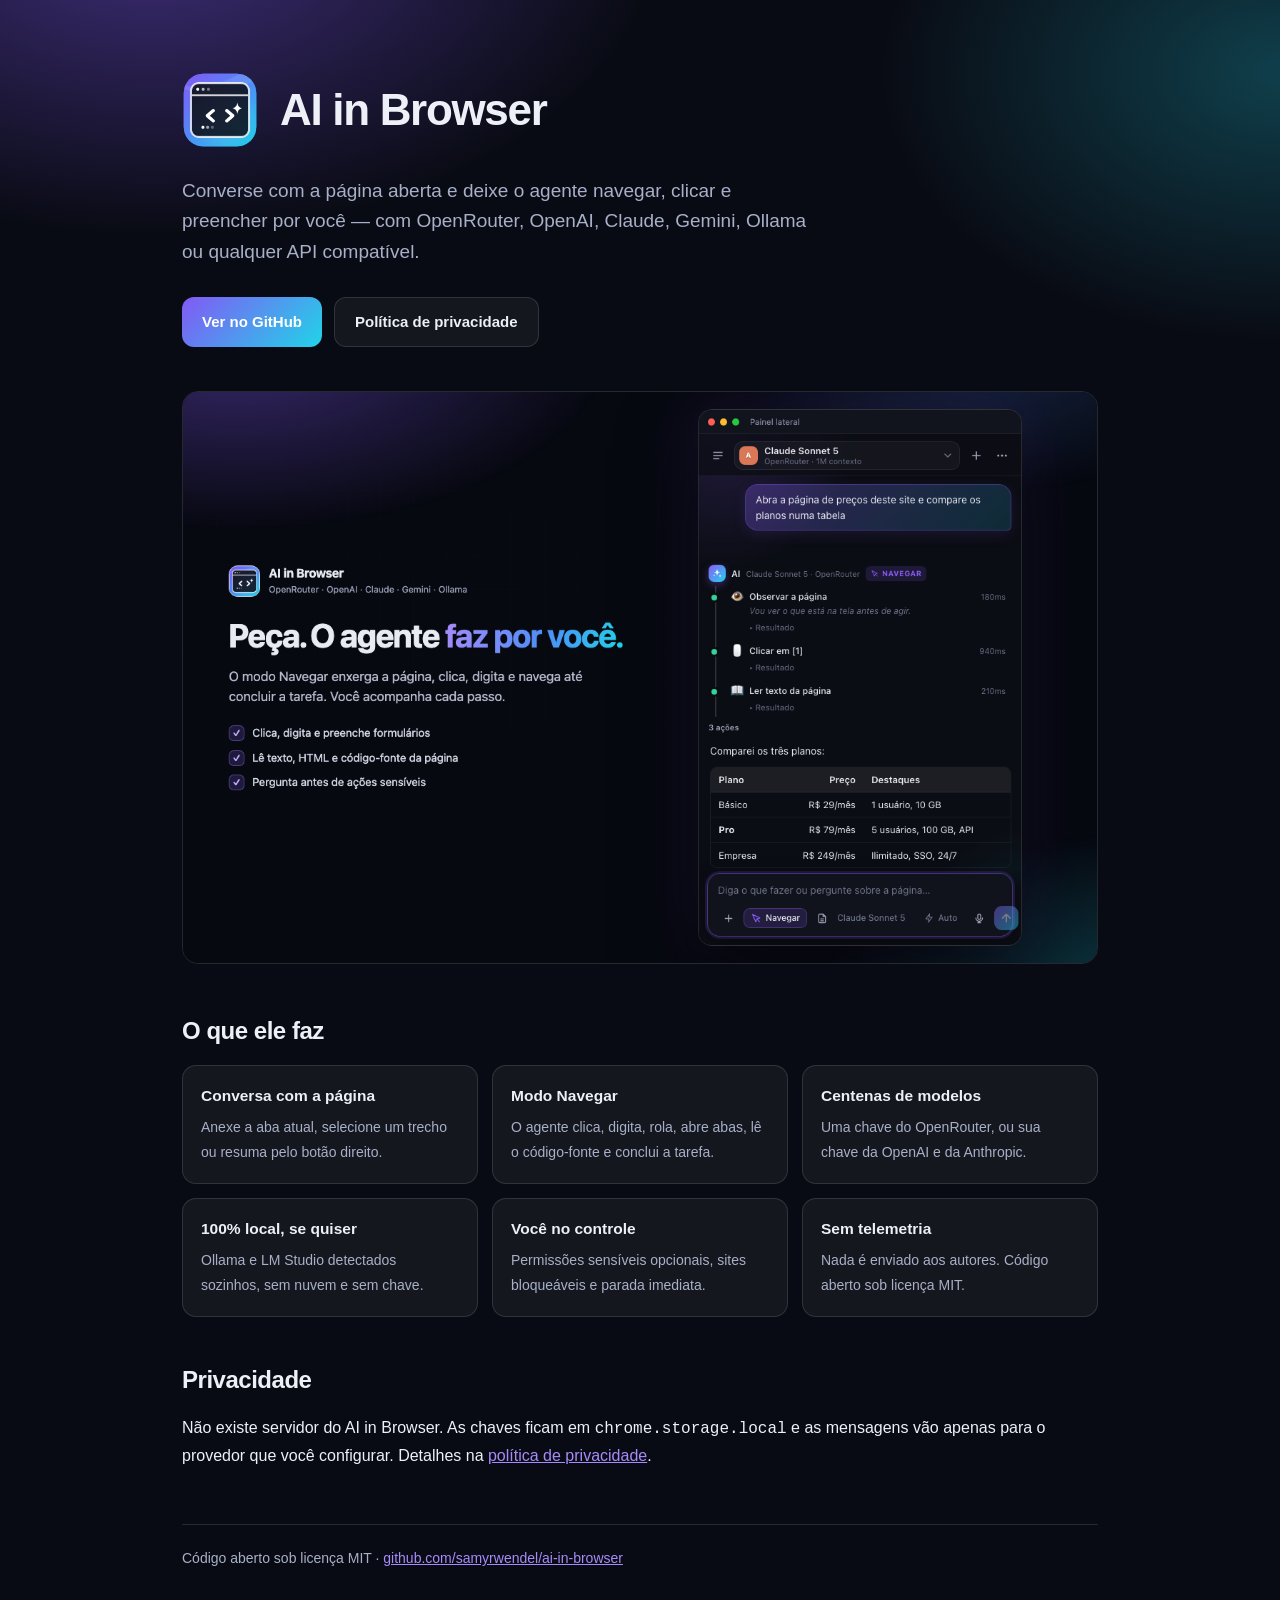
<file: docs/index.html>
<!doctype html>
<html lang="pt-BR">
<head>
<meta charset="utf-8">
<meta name="viewport" content="width=device-width, initial-scale=1">
<title>AI in Browser — IA que enxerga a página e age por você</title>
<meta name="description" content="Extensão de código aberto para navegadores Chromium: converse com a página aberta e deixe o agente navegar, clicar e preencher por você. OpenRouter, OpenAI, Claude, Gemini, Ollama.">
<link rel="icon" href="icon128.png">
<style>
  :root { color-scheme: dark; --bg:#090b14; --fg:#eef0f8; --mut:#a8b0c8; --card:rgba(255,255,255,.05); --bd:rgba(255,255,255,.12); --ac:#8259F5; }
  * { box-sizing: border-box; }
  body { margin:0; background:var(--bg); color:var(--fg); font:16px/1.6 -apple-system,BlinkMacSystemFont,"Segoe UI",Roboto,Helvetica,Arial,sans-serif; position:relative; overflow-x:hidden; }
  body::before { content:""; position:absolute; inset:0 0 auto; height:900px; pointer-events:none;
    background: radial-gradient(58% 50% at 12% -8%, rgba(130,89,245,.45), transparent 68%), radial-gradient(46% 44% at 100% 8%, rgba(33,212,232,.26), transparent 68%); }
  main { position:relative; max-width:960px; margin:0 auto; padding:72px 22px 90px; }
  .hero { display:flex; align-items:center; gap:22px; margin-bottom:28px; }
  .hero img { width:76px; height:76px; border-radius:22px; }
  h1 { font-size:44px; letter-spacing:-.03em; line-height:1.05; margin:0; }
  .tag { color:var(--mut); font-size:19px; margin:14px 0 30px; max-width:640px; }
  .cta { display:flex; gap:12px; flex-wrap:wrap; margin-bottom:44px; }
  .btn { display:inline-flex; align-items:center; gap:8px; padding:12px 20px; border-radius:12px; font-weight:600; font-size:15px; text-decoration:none;
    background:linear-gradient(135deg,#8259F5,#21D4E8); color:#fff; }
  .btn.ghost { background:var(--card); border:1px solid var(--bd); color:var(--fg); }
  .shot { width:100%; border-radius:16px; border:1px solid var(--bd); display:block; margin:0 0 48px; }
  h2 { font-size:24px; letter-spacing:-.02em; margin:44px 0 14px; }
  .grid { display:grid; grid-template-columns:repeat(auto-fit,minmax(250px,1fr)); gap:14px; }
  .card { background:var(--card); border:1px solid var(--bd); border-radius:14px; padding:18px; }
  .card b { display:block; margin-bottom:5px; font-size:15.5px; }
  .card span { color:var(--mut); font-size:14px; }
  ul { color:var(--mut); }
  a { color:#a78bfa; }
  footer { margin-top:56px; padding-top:22px; border-top:1px solid var(--bd); color:var(--mut); font-size:14px; }
</style>
</head>
<body>
<main>
  <div class="hero">
    <img src="icon128.png" alt="">
    <div><h1>AI in Browser</h1></div>
  </div>
  <p class="tag">Converse com a página aberta e deixe o agente navegar, clicar e preencher por você — com OpenRouter, OpenAI, Claude, Gemini, Ollama ou qualquer API compatível.</p>
  <div class="cta">
    <a class="btn" href="https://github.com/samyrwendel/ai-in-browser">Ver no GitHub</a>
    <a class="btn ghost" href="privacy.html">Política de privacidade</a>
  </div>

  <img class="shot" src="hero.png" alt="O modo Navegar executando uma tarefa no painel lateral">

  <h2>O que ele faz</h2>
  <div class="grid">
    <div class="card"><b>Conversa com a página</b><span>Anexe a aba atual, selecione um trecho ou resuma pelo botão direito.</span></div>
    <div class="card"><b>Modo Navegar</b><span>O agente clica, digita, rola, abre abas, lê o código-fonte e conclui a tarefa.</span></div>
    <div class="card"><b>Centenas de modelos</b><span>Uma chave do OpenRouter, ou sua chave da OpenAI e da Anthropic.</span></div>
    <div class="card"><b>100% local, se quiser</b><span>Ollama e LM Studio detectados sozinhos, sem nuvem e sem chave.</span></div>
    <div class="card"><b>Você no controle</b><span>Permissões sensíveis opcionais, sites bloqueáveis e parada imediata.</span></div>
    <div class="card"><b>Sem telemetria</b><span>Nada é enviado aos autores. Código aberto sob licença MIT.</span></div>
  </div>

  <h2>Privacidade</h2>
  <p>Não existe servidor do AI in Browser. As chaves ficam em <code>chrome.storage.local</code> e as mensagens vão apenas para o provedor que você configurar. Detalhes na <a href="privacy.html">política de privacidade</a>.</p>

  <footer>Código aberto sob licença MIT · <a href="https://github.com/samyrwendel/ai-in-browser">github.com/samyrwendel/ai-in-browser</a></footer>
</main>
</body>
</html>
</file>
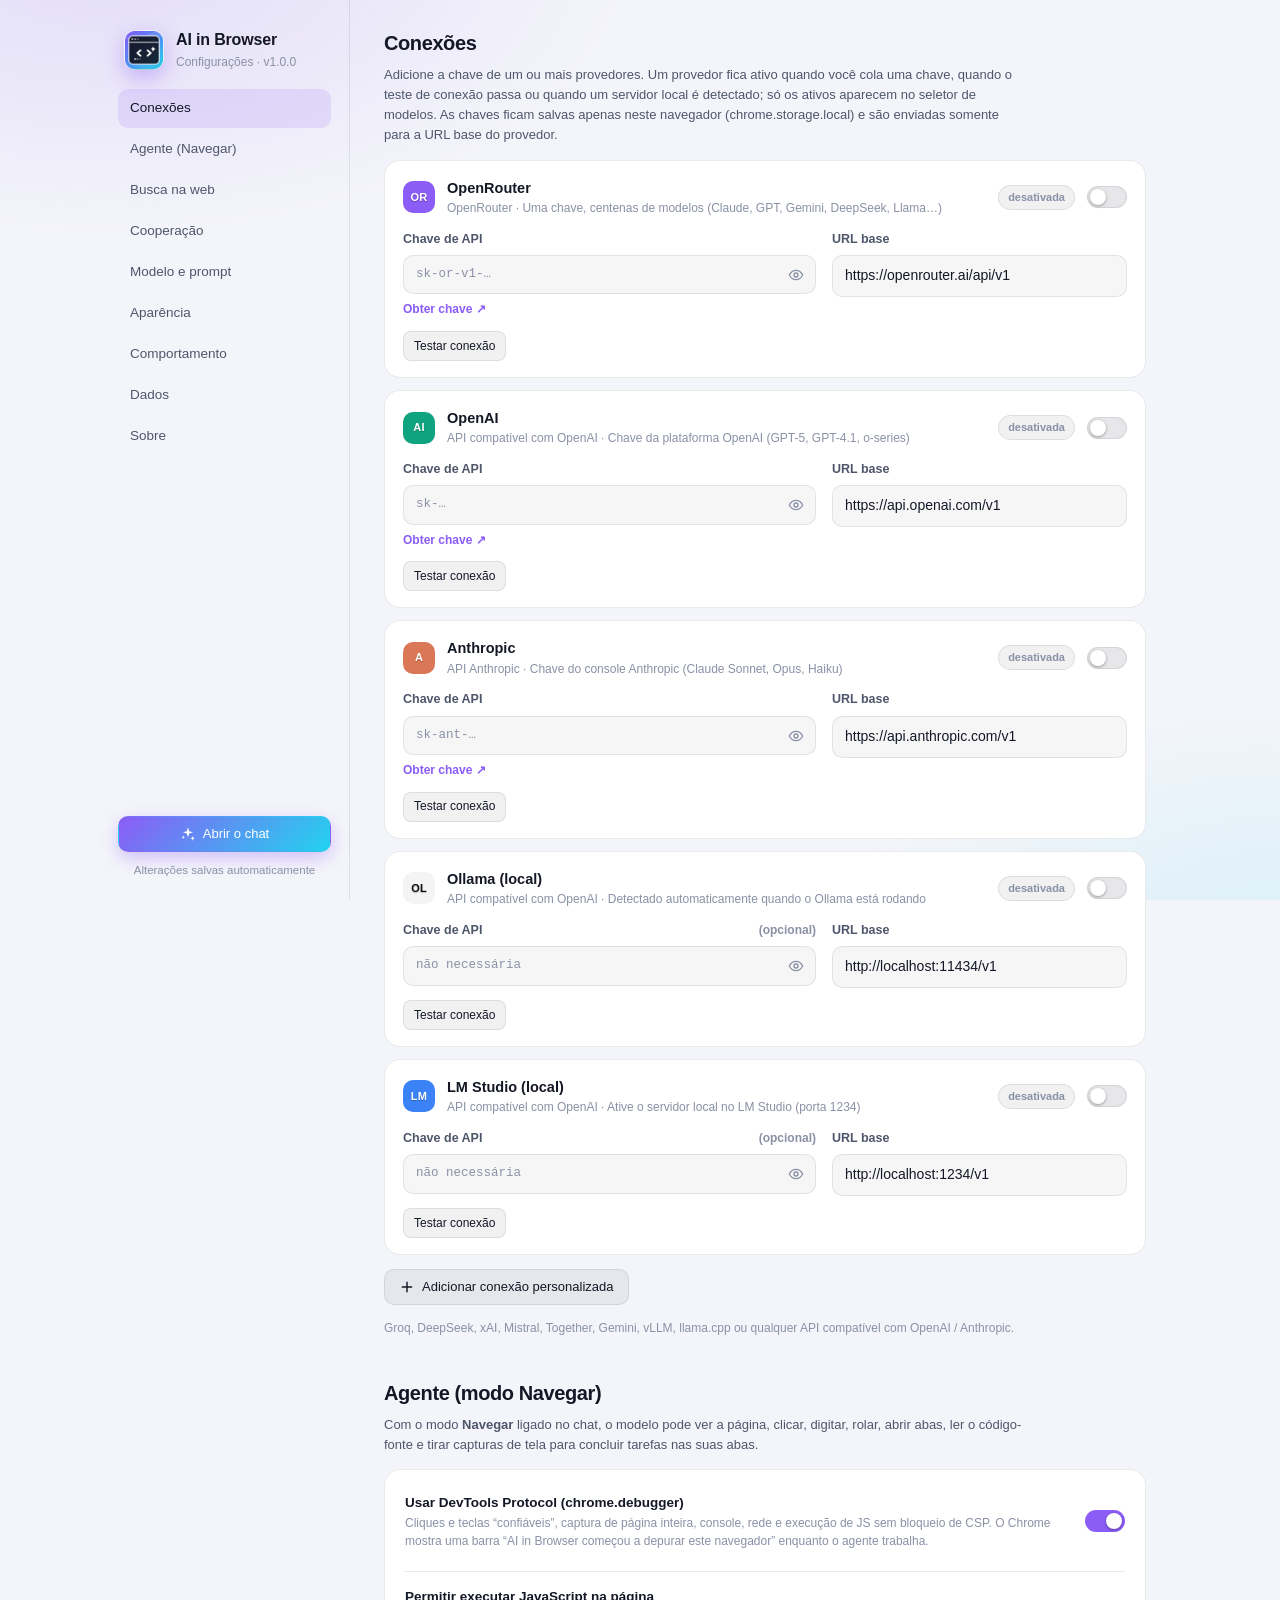
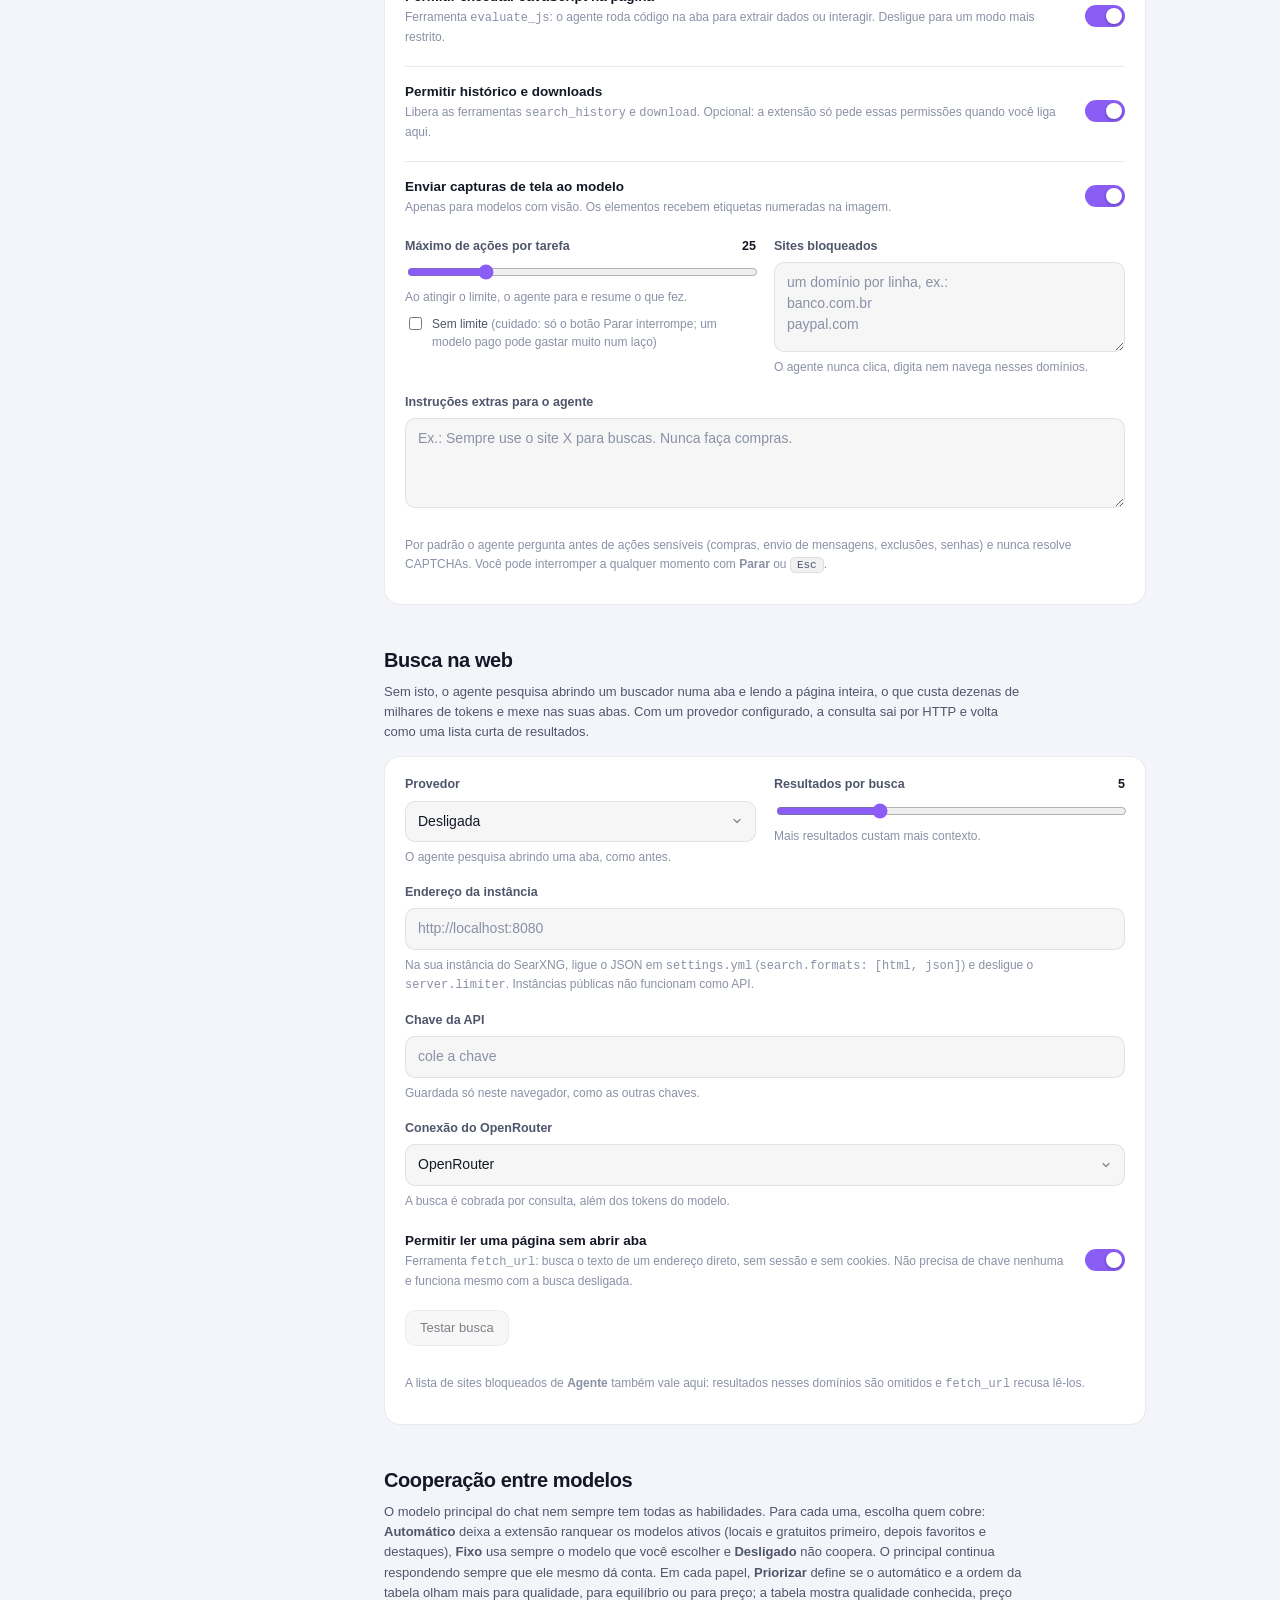
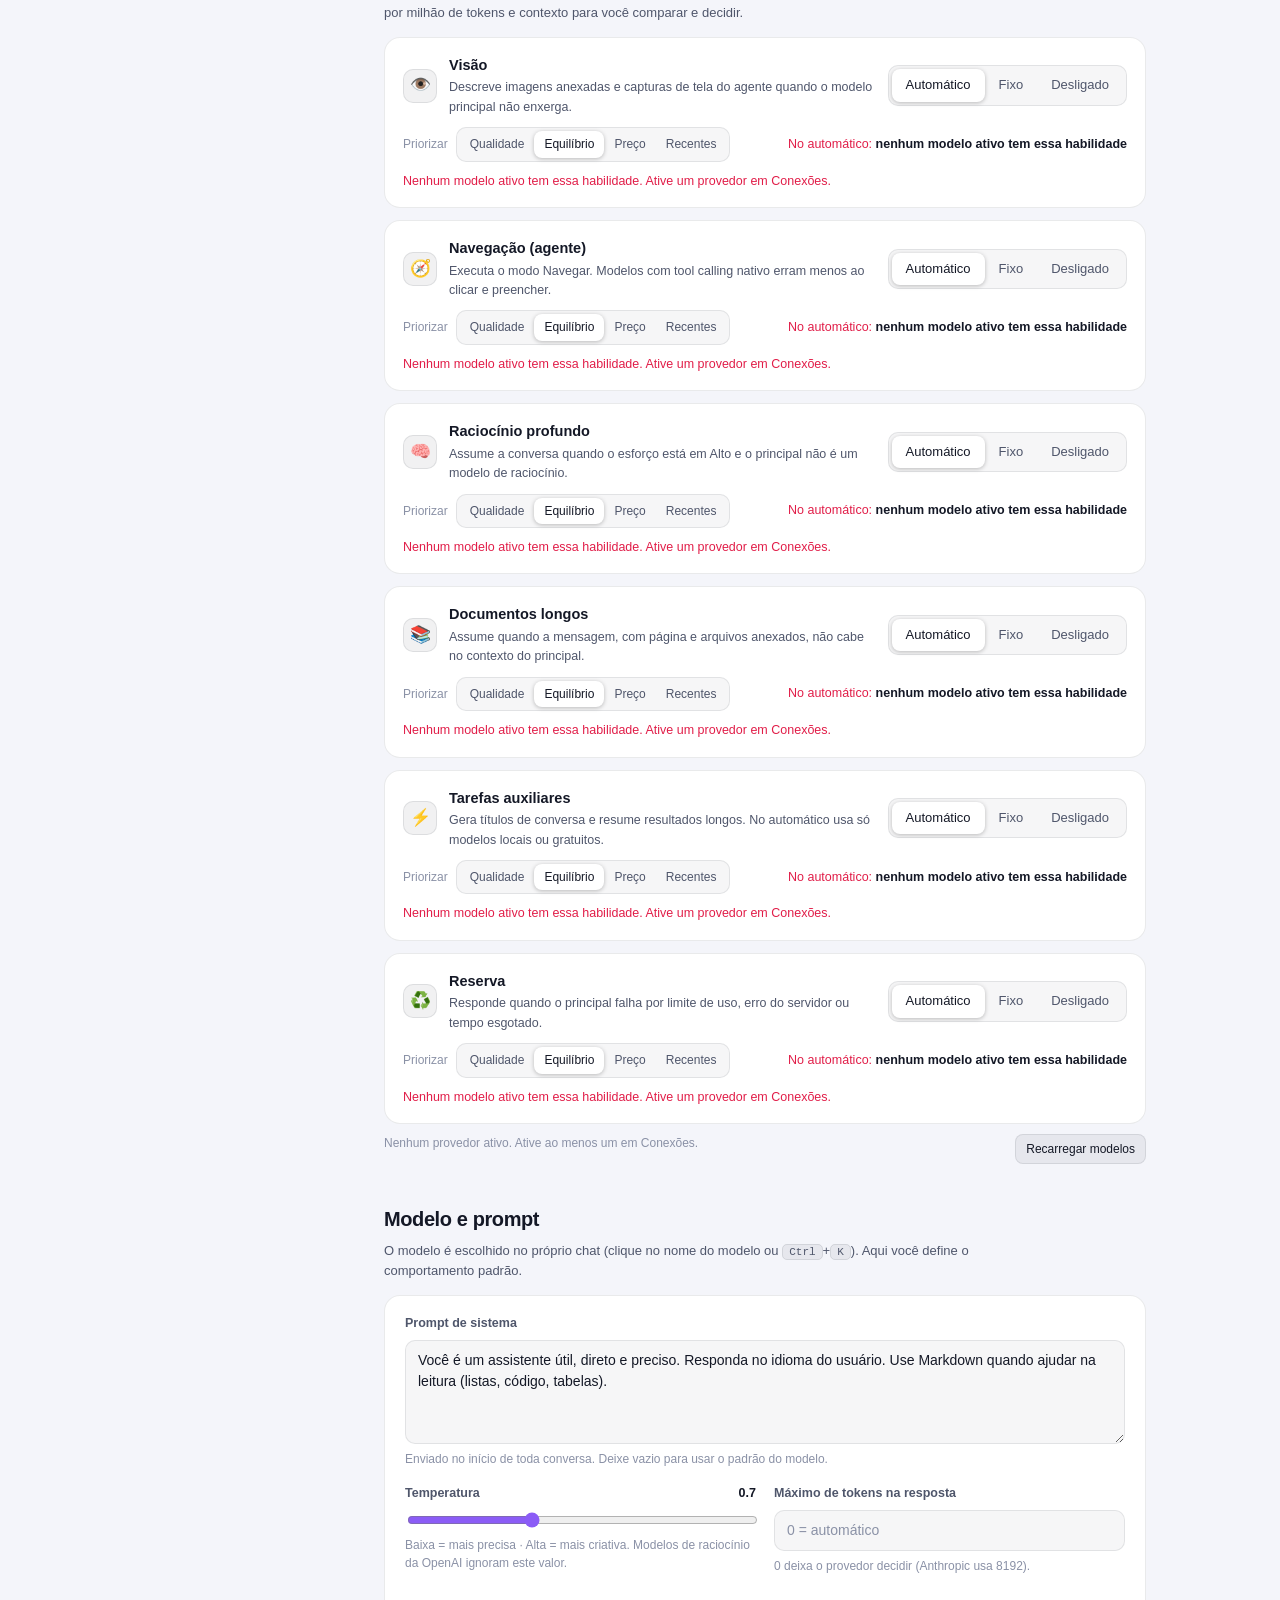
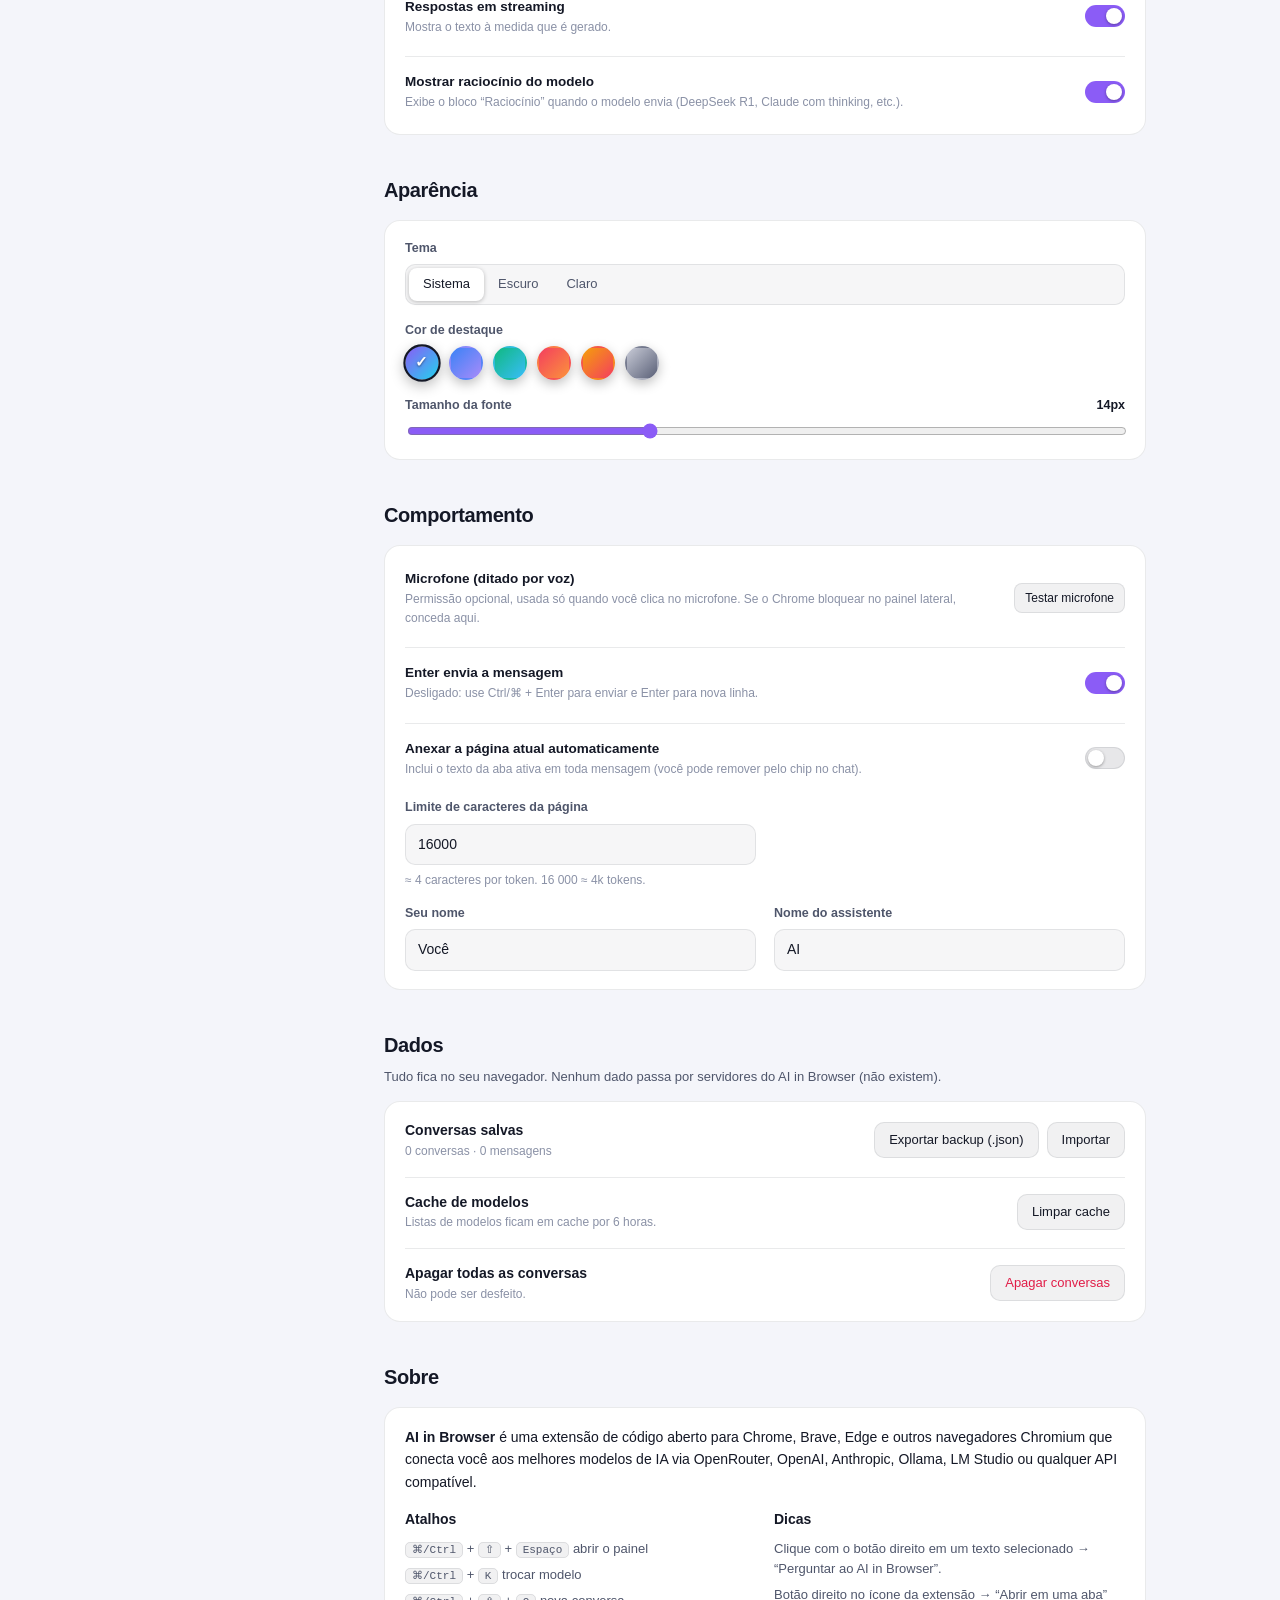
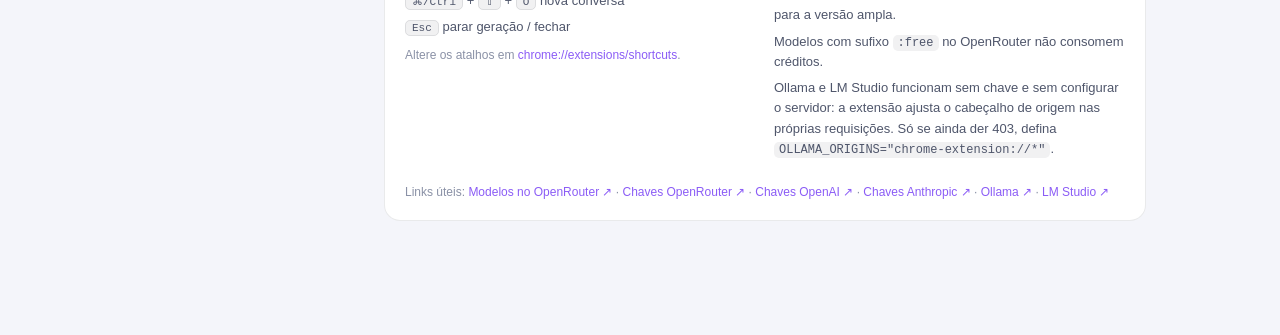
<file: options.html>
<!doctype html>
<html lang="pt-BR" data-accent="violet">
<head>
  <meta charset="utf-8">
  <meta name="viewport" content="width=device-width, initial-scale=1">
  <title>AI in Browser — Configurações</title>
  <link rel="icon" href="icons/icon32.png">
  <link rel="stylesheet" href="common.css">
  <link rel="stylesheet" href="options.css">
</head>
<body>
  <div class="bg-glow"></div>

  <svg width="0" height="0" style="position:absolute" aria-hidden="true">
    <symbol id="i-eye" viewBox="0 0 24 24" fill="none" stroke="currentColor" stroke-width="2" stroke-linecap="round" stroke-linejoin="round"><path d="M2 12s3.5-7 10-7 10 7 10 7-3.5 7-10 7S2 12 2 12z"/><circle cx="12" cy="12" r="3"/></symbol>
    <symbol id="i-eye-off" viewBox="0 0 24 24" fill="none" stroke="currentColor" stroke-width="2" stroke-linecap="round" stroke-linejoin="round"><path d="M3 3l18 18M10.6 10.6a2 2 0 0 0 2.8 2.8M9.9 4.2A10.5 10.5 0 0 1 12 4c6.5 0 10 8 10 8a17 17 0 0 1-3.2 4.3M6.6 6.6C3.8 8.6 2 12 2 12s3.5 8 10 8c1.6 0 3-.3 4.3-.9"/></symbol>
    <symbol id="i-plus" viewBox="0 0 24 24" fill="none" stroke="currentColor" stroke-width="2.2" stroke-linecap="round"><path d="M12 5v14M5 12h14"/></symbol>
    <symbol id="i-trash" viewBox="0 0 24 24" fill="none" stroke="currentColor" stroke-width="2" stroke-linecap="round" stroke-linejoin="round"><path d="M3 6h18M8 6V4h8v2M6 6l1 14h10l1-14"/></symbol>
    <symbol id="i-check" viewBox="0 0 24 24" fill="none" stroke="currentColor" stroke-width="2.6" stroke-linecap="round" stroke-linejoin="round"><path d="m5 12 5 5L20 7"/></symbol>
    <symbol id="i-external" viewBox="0 0 24 24" fill="none" stroke="currentColor" stroke-width="2" stroke-linecap="round" stroke-linejoin="round"><path d="M14 4h6v6M20 4l-9 9"/><path d="M19 14v5a1 1 0 0 1-1 1H5a1 1 0 0 1-1-1V6a1 1 0 0 1 1-1h5"/></symbol>
    <symbol id="i-sparkle" viewBox="0 0 24 24" fill="currentColor"><path d="M12 2l1.8 5.7L19.5 9.5l-5.7 1.8L12 17l-1.8-5.7L4.5 9.5l5.7-1.8zM19 15l.9 2.6 2.6.9-2.6.9L19 22l-.9-2.6-2.6-.9 2.6-.9zM5 14l.7 2 2 .7-2 .7L5 19.5l-.7-2-2-.7 2-.7z"/></symbol>
  </svg>

  <div class="page">
    <aside class="nav">
      <div class="nav-brand">
        <img src="icons/icon48.png" alt="" class="nav-logo">
        <div>
          <div class="nav-title">AI in Browser</div>
          <div class="nav-sub">Configurações · <span id="version">v1.0.0</span></div>
        </div>
      </div>
      <nav>
        <a href="#connections" class="nav-link active">Conexões</a>
        <a href="#agent" class="nav-link">Agente (Navegar)</a>
        <a href="#search" class="nav-link">Busca na web</a>
        <a href="#cooperation" class="nav-link">Cooperação</a>
        <a href="#model" class="nav-link">Modelo e prompt</a>
        <a href="#appearance" class="nav-link">Aparência</a>
        <a href="#behavior" class="nav-link">Comportamento</a>
        <a href="#data" class="nav-link">Dados</a>
        <a href="#about" class="nav-link">Sobre</a>
      </nav>
      <div class="nav-foot">
        <button id="open-chat" class="btn primary block"><svg><use href="#i-sparkle"/></svg> Abrir o chat</button>
        <div id="save-state" class="save-state">Alterações salvas automaticamente</div>
      </div>
    </aside>

    <main class="content">

      <!-- ===== Conexões ===== -->
      <section id="connections" class="section">
        <div class="section-head">
          <h2>Conexões</h2>
          <p class="muted">Adicione a chave de um ou mais provedores. Um provedor fica ativo quando você cola uma chave, quando o teste de conexão passa ou quando um servidor local é detectado; só os ativos aparecem no seletor de modelos. As chaves ficam salvas apenas neste navegador (chrome.storage.local) e são enviadas somente para a URL base do provedor.</p>
        </div>
        <div id="conn-list" class="conn-list"></div>
        <div class="add-row">
          <button id="add-conn" class="btn"><svg><use href="#i-plus"/></svg> Adicionar conexão personalizada</button>
          <span class="tiny">Groq, DeepSeek, xAI, Mistral, Together, Gemini, vLLM, llama.cpp ou qualquer API compatível com OpenAI / Anthropic.</span>
        </div>

        <div id="add-form" class="card add-form hidden">
          <div class="card-head"><b>Nova conexão</b></div>
          <div class="grid2">
            <label class="field">
              <span>Preset</span>
              <select id="add-preset" class="input"></select>
            </label>
            <label class="field">
              <span>Nome</span>
              <input id="add-name" class="input" placeholder="Ex.: Groq">
            </label>
            <label class="field">
              <span>Formato da API</span>
              <select id="add-type" class="input"></select>
            </label>
            <label class="field">
              <span>URL base</span>
              <input id="add-url" class="input" placeholder="https://api.exemplo.com/v1">
            </label>
            <label class="field span2">
              <span>Chave de API (opcional para servidores locais)</span>
              <input id="add-key" class="input" type="password" placeholder="sk-…" autocomplete="off">
            </label>
          </div>
          <div class="row-end">
            <button id="add-cancel" class="btn ghost">Cancelar</button>
            <button id="add-save" class="btn primary">Adicionar</button>
          </div>
        </div>
      </section>

      <!-- ===== Agente ===== -->
      <section id="agent" class="section">
        <div class="section-head">
          <h2>Agente (modo Navegar)</h2>
          <p class="muted">Com o modo <b>Navegar</b> ligado no chat, o modelo pode ver a página, clicar, digitar, rolar, abrir abas, ler o código-fonte e tirar capturas de tela para concluir tarefas nas suas abas.</p>
        </div>
        <div class="card">
          <div class="toggle-row">
            <div><b>Usar DevTools Protocol (chrome.debugger)</b><div class="tiny">Cliques e teclas “confiáveis”, captura de página inteira, console, rede e execução de JS sem bloqueio de CSP. O Chrome mostra uma barra “AI in Browser começou a depurar este navegador” enquanto o agente trabalha.</div></div>
            <label class="switch"><input id="agent-debugger" type="checkbox"><span class="track"></span></label>
          </div>
          <div class="toggle-row">
            <div><b>Permitir executar JavaScript na página</b><div class="tiny">Ferramenta <code>evaluate_js</code>: o agente roda código na aba para extrair dados ou interagir. Desligue para um modo mais restrito.</div></div>
            <label class="switch"><input id="agent-js" type="checkbox"><span class="track"></span></label>
          </div>
          <div class="toggle-row">
            <div><b>Permitir histórico e downloads</b><div class="tiny">Libera as ferramentas <code>search_history</code> e <code>download</code>. Opcional: a extensão só pede essas permissões quando você liga aqui.</div></div>
            <label class="switch"><input id="agent-extra" type="checkbox"><span class="track"></span></label>
          </div>
          <div class="toggle-row">
            <div><b>Enviar capturas de tela ao modelo</b><div class="tiny">Apenas para modelos com visão. Os elementos recebem etiquetas numeradas na imagem.</div></div>
            <label class="switch"><input id="agent-screenshots" type="checkbox"><span class="track"></span></label>
          </div>
          <div class="grid2">
            <label class="field">
              <span>Máximo de ações por tarefa <b id="steps-val">25</b></span>
              <input id="agent-steps" type="range" min="5" max="100" step="5" value="25">
              <em class="tiny">Ao atingir o limite, o agente para e resume o que fez.</em>
              <label class="check-inline"><input id="agent-steps-unlimited" type="checkbox"><span>Sem limite <b class="warn-inline">(cuidado: só o botão Parar interrompe; um modelo pago pode gastar muito num laço)</b></span></label>
            </label>
            <label class="field">
              <span>Sites bloqueados</span>
              <textarea id="agent-blocked" class="textarea" rows="3" placeholder="um domínio por linha, ex.:&#10;banco.com.br&#10;paypal.com"></textarea>
              <em class="tiny">O agente nunca clica, digita nem navega nesses domínios.</em>
            </label>
          </div>
          <label class="field">
            <span>Instruções extras para o agente</span>
            <textarea id="agent-prompt" class="textarea" rows="3" placeholder="Ex.: Sempre use o site X para buscas. Nunca faça compras."></textarea>
          </label>
          <p class="tiny">Por padrão o agente pergunta antes de ações sensíveis (compras, envio de mensagens, exclusões, senhas) e nunca resolve CAPTCHAs. Você pode interromper a qualquer momento com <b>Parar</b> ou <span class="kbd">Esc</span>.</p>
        </div>
      </section>

      <!-- ===== Busca na web ===== -->
      <section id="search" class="section">
        <div class="section-head">
          <h2>Busca na web</h2>
          <p class="muted">Sem isto, o agente pesquisa abrindo um buscador numa aba e lendo a página inteira, o que custa dezenas de milhares de tokens e mexe nas suas abas. Com um provedor configurado, a consulta sai por HTTP e volta como uma lista curta de resultados.</p>
        </div>
        <div class="card">
          <div class="grid2">
            <label class="field">
              <span>Provedor</span>
              <select id="search-provider" class="input"></select>
              <em class="tiny" id="search-hint"></em>
            </label>
            <label class="field">
              <span>Resultados por busca <b id="search-max-val">5</b></span>
              <input id="search-max" type="range" min="1" max="15" step="1" value="5">
              <em class="tiny">Mais resultados custam mais contexto.</em>
            </label>
          </div>
          <label class="field" id="search-baseurl-row" hidden>
            <span>Endereço da instância</span>
            <input id="search-baseurl" class="input" type="url" placeholder="http://localhost:8080" spellcheck="false">
            <em class="tiny">Na sua instância do SearXNG, ligue o JSON em <code>settings.yml</code> (<code>search.formats: [html, json]</code>) e desligue o <code>server.limiter</code>. Instâncias públicas não funcionam como API.</em>
          </label>
          <label class="field" id="search-apikey-row" hidden>
            <span>Chave da API</span>
            <input id="search-apikey" class="input" type="password" placeholder="cole a chave" spellcheck="false" autocomplete="off">
            <em class="tiny">Guardada só neste navegador, como as outras chaves.</em>
          </label>
          <label class="field" id="search-conn-row" hidden>
            <span>Conexão do OpenRouter</span>
            <select id="search-conn" class="input"></select>
            <em class="tiny">A busca é cobrada por consulta, além dos tokens do modelo.</em>
          </label>
          <div class="toggle-row">
            <div><b>Permitir ler uma página sem abrir aba</b><div class="tiny">Ferramenta <code>fetch_url</code>: busca o texto de um endereço direto, sem sessão e sem cookies. Não precisa de chave nenhuma e funciona mesmo com a busca desligada.</div></div>
            <label class="switch"><input id="search-fetchurl" type="checkbox"><span class="track"></span></label>
          </div>
          <div class="row">
            <button id="search-test" class="btn">Testar busca</button>
            <span id="search-test-out" class="tiny"></span>
          </div>
          <p class="tiny">A lista de sites bloqueados de <b>Agente</b> também vale aqui: resultados nesses domínios são omitidos e <code>fetch_url</code> recusa lê-los.</p>
        </div>
      </section>

      <!-- ===== Cooperação ===== -->
      <section id="cooperation" class="section">
        <div class="section-head">
          <h2>Cooperação entre modelos</h2>
          <p class="muted">O modelo principal do chat nem sempre tem todas as habilidades. Para cada uma, escolha quem cobre: <b>Automático</b> deixa a extensão ranquear os modelos ativos (locais e gratuitos primeiro, depois favoritos e destaques), <b>Fixo</b> usa sempre o modelo que você escolher e <b>Desligado</b> não coopera. O principal continua respondendo sempre que ele mesmo dá conta. Em cada papel, <b>Priorizar</b> define se o automático e a ordem da tabela olham mais para qualidade, para equilíbrio ou para preço; a tabela mostra qualidade conhecida, preço por milhão de tokens e contexto para você comparar e decidir.</p>
        </div>
        <div id="roles-list" class="roles"></div>
        <div class="row-end" style="margin-top:10px">
          <span id="roles-status" class="tiny" style="margin-right:auto"></span>
          <button id="roles-reload" class="btn sm">Recarregar modelos</button>
        </div>
      </section>

      <!-- ===== Modelo e prompt ===== -->
      <section id="model" class="section">
        <div class="section-head">
          <h2>Modelo e prompt</h2>
          <p class="muted">O modelo é escolhido no próprio chat (clique no nome do modelo ou <span class="kbd">Ctrl</span>+<span class="kbd">K</span>). Aqui você define o comportamento padrão.</p>
        </div>
        <div class="card">
          <label class="field">
            <span>Prompt de sistema</span>
            <textarea id="system-prompt" class="textarea" rows="4" placeholder="Instruções gerais para o assistente…"></textarea>
            <em class="tiny">Enviado no início de toda conversa. Deixe vazio para usar o padrão do modelo.</em>
          </label>
          <div class="grid2">
            <label class="field">
              <span>Temperatura <b id="temp-val">0.7</b></span>
              <input id="temperature" type="range" min="0" max="2" step="0.05" value="0.7">
              <em class="tiny">Baixa = mais precisa · Alta = mais criativa. Modelos de raciocínio da OpenAI ignoram este valor.</em>
            </label>
            <label class="field">
              <span>Máximo de tokens na resposta</span>
              <input id="max-tokens" class="input" type="number" min="0" step="256" placeholder="0 = automático">
              <em class="tiny">0 deixa o provedor decidir (Anthropic usa 8192).</em>
            </label>
          </div>
          <div class="toggle-row">
            <div><b>Respostas em streaming</b><div class="tiny">Mostra o texto à medida que é gerado.</div></div>
            <label class="switch"><input id="streaming" type="checkbox"><span class="track"></span></label>
          </div>
          <div class="toggle-row">
            <div><b>Mostrar raciocínio do modelo</b><div class="tiny">Exibe o bloco “Raciocínio” quando o modelo envia (DeepSeek R1, Claude com thinking, etc.).</div></div>
            <label class="switch"><input id="show-reasoning" type="checkbox"><span class="track"></span></label>
          </div>
        </div>
      </section>

      <!-- ===== Aparência ===== -->
      <section id="appearance" class="section">
        <div class="section-head"><h2>Aparência</h2></div>
        <div class="card">
          <div class="field">
            <span>Tema</span>
            <div class="segmented" id="theme-seg">
              <button data-theme="system">Sistema</button>
              <button data-theme="dark">Escuro</button>
              <button data-theme="light">Claro</button>
            </div>
          </div>
          <div class="field">
            <span>Cor de destaque</span>
            <div class="swatches" id="accent-swatches">
              <button data-accent="violet" title="Violeta" style="--sw1:#8b5cf6;--sw2:#22d3ee"></button>
              <button data-accent="blue" title="Azul" style="--sw1:#3b82f6;--sw2:#a78bfa"></button>
              <button data-accent="emerald" title="Esmeralda" style="--sw1:#10b981;--sw2:#38bdf8"></button>
              <button data-accent="rose" title="Rosa" style="--sw1:#f43f5e;--sw2:#fb923c"></button>
              <button data-accent="amber" title="Âmbar" style="--sw1:#f59e0b;--sw2:#f43f5e"></button>
              <button data-accent="mono" title="Mono" style="--sw1:#c7cad6;--sw2:#5b6178"></button>
            </div>
          </div>
          <label class="field">
            <span>Tamanho da fonte <b id="fs-val">14px</b></span>
            <input id="font-size" type="range" min="12" max="18" step="1" value="14">
          </label>
        </div>
      </section>

      <!-- ===== Comportamento ===== -->
      <section id="behavior" class="section">
        <div class="section-head"><h2>Comportamento</h2></div>
        <div class="card">
          <div class="toggle-row">
            <div><b>Microfone (ditado por voz)</b><div class="tiny">Permissão opcional, usada só quando você clica no microfone. Se o Chrome bloquear no painel lateral, conceda aqui.</div></div>
            <button id="mic-test" class="btn sm">Testar microfone</button>
          </div>
          <div class="toggle-row">
            <div><b>Enter envia a mensagem</b><div class="tiny">Desligado: use Ctrl/⌘ + Enter para enviar e Enter para nova linha.</div></div>
            <label class="switch"><input id="send-on-enter" type="checkbox"><span class="track"></span></label>
          </div>
          <div class="toggle-row">
            <div><b>Anexar a página atual automaticamente</b><div class="tiny">Inclui o texto da aba ativa em toda mensagem (você pode remover pelo chip no chat).</div></div>
            <label class="switch"><input id="page-default" type="checkbox"><span class="track"></span></label>
          </div>
          <div class="grid2">
            <label class="field">
              <span>Limite de caracteres da página</span>
              <input id="page-chars" class="input" type="number" min="2000" max="200000" step="1000">
              <em class="tiny">≈ 4 caracteres por token. 16 000 ≈ 4k tokens.</em>
            </label>
            <div></div>
            <label class="field">
              <span>Seu nome</span>
              <input id="user-name" class="input" placeholder="Você">
            </label>
            <label class="field">
              <span>Nome do assistente</span>
              <input id="assistant-name" class="input" placeholder="AI">
            </label>
          </div>
        </div>
      </section>

      <!-- ===== Dados ===== -->
      <section id="data" class="section">
        <div class="section-head"><h2>Dados</h2><p class="muted">Tudo fica no seu navegador. Nenhum dado passa por servidores do AI in Browser (não existem).</p></div>
        <div class="card">
          <div class="data-row">
            <div><b>Conversas salvas</b><div class="tiny" id="chat-count">—</div></div>
            <div class="row-end">
              <button id="export-all" class="btn">Exportar backup (.json)</button>
              <button id="import-all" class="btn">Importar</button>
              <input id="import-file" type="file" accept="application/json" class="hidden">
            </div>
          </div>
          <div class="data-row">
            <div><b>Cache de modelos</b><div class="tiny">Listas de modelos ficam em cache por 6 horas.</div></div>
            <button id="clear-cache" class="btn">Limpar cache</button>
          </div>
          <div class="data-row">
            <div><b>Apagar todas as conversas</b><div class="tiny">Não pode ser desfeito.</div></div>
            <button id="clear-chats" class="btn danger">Apagar conversas</button>
          </div>
        </div>
      </section>

      <!-- ===== Sobre ===== -->
      <section id="about" class="section">
        <div class="section-head"><h2>Sobre</h2></div>
        <div class="card about">
          <p><b>AI in Browser</b> é uma extensão de código aberto para Chrome, Brave, Edge e outros navegadores Chromium que conecta você aos melhores modelos de IA via OpenRouter, OpenAI, Anthropic, Ollama, LM Studio ou qualquer API compatível.</p>
          <div class="grid2">
            <div>
              <b>Atalhos</b>
              <ul class="shortcuts">
                <li><span class="kbd">⌘/Ctrl</span> + <span class="kbd">⇧</span> + <span class="kbd">Espaço</span> abrir o painel</li>
                <li><span class="kbd">⌘/Ctrl</span> + <span class="kbd">K</span> trocar modelo</li>
                <li><span class="kbd">⌘/Ctrl</span> + <span class="kbd">⇧</span> + <span class="kbd">O</span> nova conversa</li>
                <li><span class="kbd">Esc</span> parar geração / fechar</li>
              </ul>
              <p class="tiny">Altere os atalhos em <a href="#" id="shortcuts-link">chrome://extensions/shortcuts</a>.</p>
            </div>
            <div>
              <b>Dicas</b>
              <ul class="shortcuts">
                <li>Clique com o botão direito em um texto selecionado → “Perguntar ao AI in Browser”.</li>
                <li>Botão direito no ícone da extensão → “Abrir em uma aba” para a versão ampla.</li>
                <li>Modelos com sufixo <code>:free</code> no OpenRouter não consomem créditos.</li>
                <li>Ollama e LM Studio funcionam sem chave e sem configurar o servidor: a extensão ajusta o cabeçalho de origem nas próprias requisições. Só se ainda der 403, defina <code>OLLAMA_ORIGINS="chrome-extension://*"</code>.</li>
              </ul>
            </div>
          </div>
          <p class="tiny">Links úteis: <a href="https://openrouter.ai/models" target="_blank" rel="noopener">Modelos no OpenRouter ↗</a> · <a href="https://openrouter.ai/keys" target="_blank" rel="noopener">Chaves OpenRouter ↗</a> · <a href="https://platform.openai.com/api-keys" target="_blank" rel="noopener">Chaves OpenAI ↗</a> · <a href="https://console.anthropic.com/settings/keys" target="_blank" rel="noopener">Chaves Anthropic ↗</a> · <a href="https://ollama.com" target="_blank" rel="noopener">Ollama ↗</a> · <a href="https://lmstudio.ai" target="_blank" rel="noopener">LM Studio ↗</a></p>
        </div>
      </section>
    </main>
  </div>

  <div id="toast" class="toast hidden"></div>
  <script type="module" src="options.js"></script>
</body>
</html>
</file>
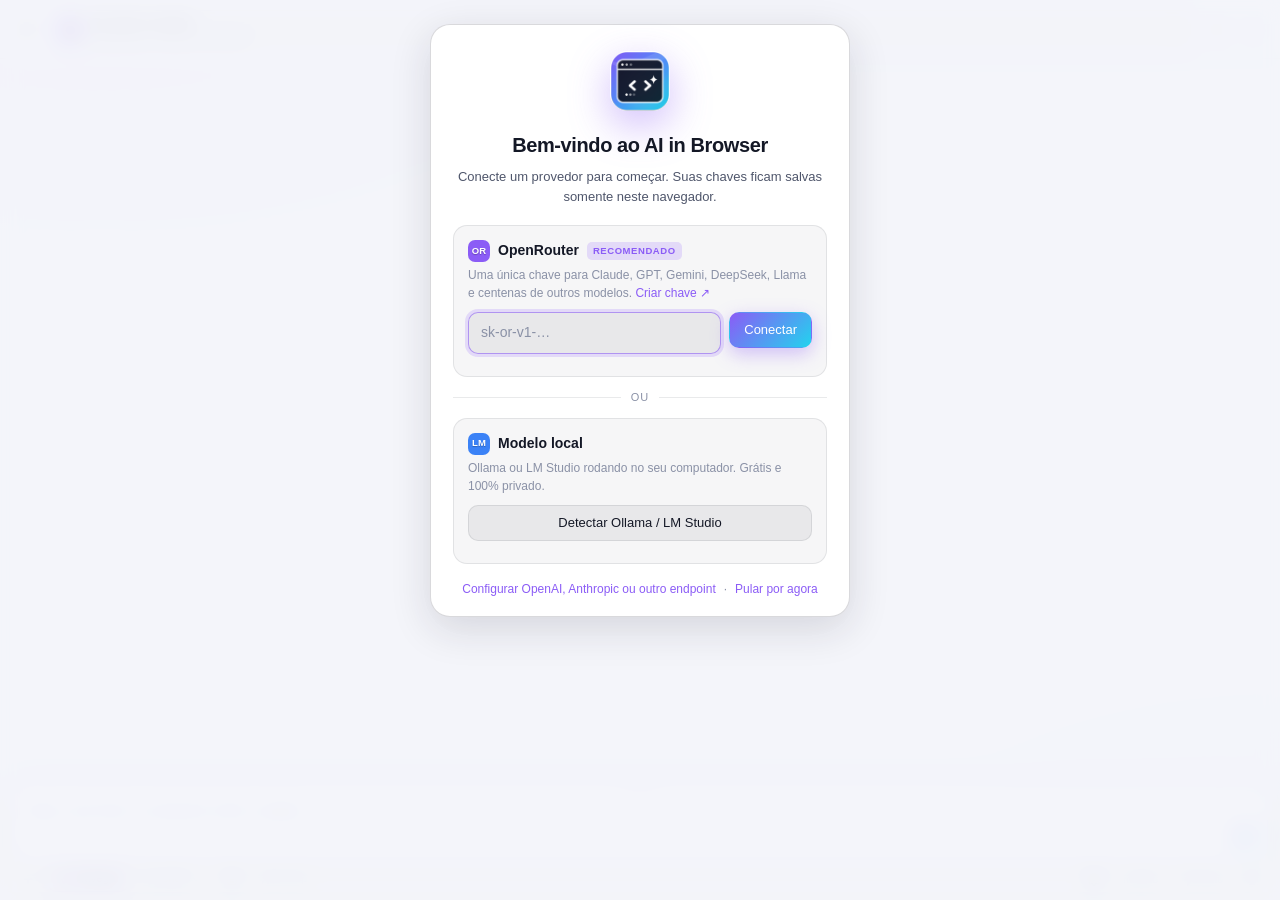
<file: sidepanel.html>
<!doctype html>
<html lang="pt-BR" data-accent="violet">
<head>
  <meta charset="utf-8">
  <meta name="viewport" content="width=device-width, initial-scale=1">
  <title>AI in Browser</title>
  <link rel="icon" href="icons/icon32.png">
  <link rel="stylesheet" href="common.css">
  <link rel="stylesheet" href="sidepanel.css">
</head>
<body>
  <div class="bg-glow"></div>

  <svg width="0" height="0" style="position:absolute" aria-hidden="true">
    <symbol id="i-menu" viewBox="0 0 24 24" fill="none" stroke="currentColor" stroke-width="2" stroke-linecap="round" stroke-linejoin="round"><path d="M4 6h16M4 12h16M4 18h10"/></symbol>
    <symbol id="i-plus" viewBox="0 0 24 24" fill="none" stroke="currentColor" stroke-width="2.2" stroke-linecap="round"><path d="M12 5v14M5 12h14"/></symbol>
    <symbol id="i-more" viewBox="0 0 24 24" fill="currentColor"><circle cx="5" cy="12" r="2"/><circle cx="12" cy="12" r="2"/><circle cx="19" cy="12" r="2"/></symbol>
    <symbol id="i-chevron" viewBox="0 0 24 24" fill="none" stroke="currentColor" stroke-width="2.4" stroke-linecap="round" stroke-linejoin="round"><path d="m6 9 6 6 6-6"/></symbol>
    <symbol id="i-close" viewBox="0 0 24 24" fill="none" stroke="currentColor" stroke-width="2.2" stroke-linecap="round"><path d="M6 6l12 12M18 6 6 18"/></symbol>
    <symbol id="i-send" viewBox="0 0 24 24" fill="none" stroke="currentColor" stroke-width="2.6" stroke-linecap="round" stroke-linejoin="round"><path d="M12 19V5M5 12l7-7 7 7"/></symbol>
    <symbol id="i-stop" viewBox="0 0 24 24" fill="currentColor"><rect x="6" y="6" width="12" height="12" rx="2.5"/></symbol>
    <symbol id="i-page" viewBox="0 0 24 24" fill="none" stroke="currentColor" stroke-width="2" stroke-linecap="round" stroke-linejoin="round"><path d="M14 3H7a2 2 0 0 0-2 2v14a2 2 0 0 0 2 2h10a2 2 0 0 0 2-2V8z"/><path d="M14 3v5h5M9 13h6M9 17h6"/></symbol>
    <symbol id="i-copy" viewBox="0 0 24 24" fill="none" stroke="currentColor" stroke-width="2" stroke-linecap="round" stroke-linejoin="round"><rect x="9" y="9" width="12" height="12" rx="2.5"/><path d="M5 15V5a2 2 0 0 1 2-2h10"/></symbol>
    <symbol id="i-refresh" viewBox="0 0 24 24" fill="none" stroke="currentColor" stroke-width="2" stroke-linecap="round" stroke-linejoin="round"><path d="M21 12a9 9 0 1 1-2.6-6.4"/><path d="M21 3v6h-6"/></symbol>
    <symbol id="i-trash" viewBox="0 0 24 24" fill="none" stroke="currentColor" stroke-width="2" stroke-linecap="round" stroke-linejoin="round"><path d="M3 6h18M8 6V4h8v2M6 6l1 14h10l1-14"/></symbol>
    <symbol id="i-edit" viewBox="0 0 24 24" fill="none" stroke="currentColor" stroke-width="2" stroke-linecap="round" stroke-linejoin="round"><path d="M12 20h9"/><path d="M16.5 3.5a2.1 2.1 0 0 1 3 3L7 19l-4 1 1-4z"/></symbol>
    <symbol id="i-star" viewBox="0 0 24 24" fill="none" stroke="currentColor" stroke-width="2" stroke-linejoin="round"><path d="m12 3 2.8 5.9 6.4.8-4.7 4.4 1.2 6.4L12 17.4 6.3 20.5l1.2-6.4L2.8 9.7l6.4-.8z"/></symbol>
    <symbol id="i-check" viewBox="0 0 24 24" fill="none" stroke="currentColor" stroke-width="2.6" stroke-linecap="round" stroke-linejoin="round"><path d="m5 12 5 5L20 7"/></symbol>
    <symbol id="i-settings" viewBox="0 0 24 24" fill="none" stroke="currentColor" stroke-width="2" stroke-linecap="round" stroke-linejoin="round"><circle cx="12" cy="12" r="3"/><path d="M19.4 15a1.7 1.7 0 0 0 .3 1.8l.1.1a2 2 0 1 1-2.8 2.8l-.1-.1a1.7 1.7 0 0 0-1.8-.3 1.7 1.7 0 0 0-1 1.5V21a2 2 0 1 1-4 0v-.1a1.7 1.7 0 0 0-1.1-1.5 1.7 1.7 0 0 0-1.8.3l-.1.1a2 2 0 1 1-2.8-2.8l.1-.1a1.7 1.7 0 0 0 .3-1.8 1.7 1.7 0 0 0-1.5-1H3a2 2 0 1 1 0-4h.1a1.7 1.7 0 0 0 1.5-1.1 1.7 1.7 0 0 0-.3-1.8l-.1-.1a2 2 0 1 1 2.8-2.8l.1.1a1.7 1.7 0 0 0 1.8.3H9a1.7 1.7 0 0 0 1-1.5V3a2 2 0 1 1 4 0v.1a1.7 1.7 0 0 0 1 1.5 1.7 1.7 0 0 0 1.8-.3l.1-.1a2 2 0 1 1 2.8 2.8l-.1.1a1.7 1.7 0 0 0-.3 1.8V9a1.7 1.7 0 0 0 1.5 1H21a2 2 0 1 1 0 4h-.1a1.7 1.7 0 0 0-1.5 1z"/></symbol>
    <symbol id="i-external" viewBox="0 0 24 24" fill="none" stroke="currentColor" stroke-width="2" stroke-linecap="round" stroke-linejoin="round"><path d="M14 4h6v6M20 4l-9 9"/><path d="M19 14v5a1 1 0 0 1-1 1H5a1 1 0 0 1-1-1V6a1 1 0 0 1 1-1h5"/></symbol>
    <symbol id="i-search" viewBox="0 0 24 24" fill="none" stroke="currentColor" stroke-width="2.2" stroke-linecap="round"><circle cx="11" cy="11" r="7"/><path d="m20 20-3.5-3.5"/></symbol>
    <symbol id="i-down" viewBox="0 0 24 24" fill="none" stroke="currentColor" stroke-width="2.4" stroke-linecap="round" stroke-linejoin="round"><path d="M12 5v14M5 12l7 7 7-7"/></symbol>
    <symbol id="i-sparkle" viewBox="0 0 24 24" fill="currentColor"><path d="M12 2l1.8 5.7L19.5 9.5l-5.7 1.8L12 17l-1.8-5.7L4.5 9.5l5.7-1.8zM19 15l.9 2.6 2.6.9-2.6.9L19 22l-.9-2.6-2.6-.9 2.6-.9zM5 14l.7 2 2 .7-2 .7L5 19.5l-.7-2-2-.7 2-.7z"/></symbol>
    <symbol id="i-cursor" viewBox="0 0 24 24" fill="none" stroke="currentColor" stroke-width="2" stroke-linecap="round" stroke-linejoin="round"><path d="M4 3l7.5 17 2.3-6.7L20.5 11z"/><path d="M13.8 13.3 20 19.5"/></symbol>
    <symbol id="i-mic" viewBox="0 0 24 24" fill="none" stroke="currentColor" stroke-width="2" stroke-linecap="round" stroke-linejoin="round"><rect x="9" y="3" width="6" height="11" rx="3"/><path d="M5 11a7 7 0 0 0 14 0M12 18v3M9 21h6"/></symbol>
    <symbol id="i-paperclip" viewBox="0 0 24 24" fill="none" stroke="currentColor" stroke-width="2" stroke-linecap="round" stroke-linejoin="round"><path d="m21 11.5-8.5 8.5a5.5 5.5 0 0 1-7.8-7.8l9-9a3.7 3.7 0 0 1 5.2 5.2l-9 9a1.8 1.8 0 0 1-2.6-2.6l8.3-8.3"/></symbol>
    <symbol id="i-image" viewBox="0 0 24 24" fill="none" stroke="currentColor" stroke-width="2" stroke-linecap="round" stroke-linejoin="round"><rect x="3" y="4" width="18" height="16" rx="3"/><circle cx="8.5" cy="9.5" r="1.5"/><path d="m21 16-5-5-8 8"/></symbol>
    <symbol id="i-bolt" viewBox="0 0 24 24" fill="none" stroke="currentColor" stroke-width="2" stroke-linecap="round" stroke-linejoin="round"><path d="M13 2 4 14h7l-1 8 9-12h-7z"/></symbol>
    <symbol id="i-coop" viewBox="0 0 24 24" fill="none" stroke="currentColor" stroke-width="2" stroke-linecap="round" stroke-linejoin="round"><circle cx="7" cy="8" r="3"/><circle cx="17" cy="8" r="3"/><path d="M2.5 19a4.5 4.5 0 0 1 9 0M12.5 19a4.5 4.5 0 0 1 9 0"/></symbol>
    <symbol id="i-scissors" viewBox="0 0 24 24" fill="none" stroke="currentColor" stroke-width="2" stroke-linecap="round" stroke-linejoin="round"><circle cx="6" cy="6" r="3"/><circle cx="6" cy="18" r="3"/><path d="M20 4 8.1 15.9M14.5 14.5 20 20M8.1 8.1 12 12"/></symbol>
  </svg>

  <div id="app" class="app">

    <!-- ===== Conversas ===== -->
    <aside id="chats" class="chats" aria-label="Conversas">
      <div class="chats-head">
        <div class="brand"><img src="icons/icon32.png" alt="" class="brand-mark"><span>AI in Browser</span></div>
        <button id="chats-close" class="icon-btn" title="Fechar"><svg><use href="#i-close"/></svg></button>
      </div>
      <button id="chats-new" class="new-chat-btn"><svg><use href="#i-plus"/></svg> Nova conversa</button>
      <div class="chats-search">
        <svg><use href="#i-search"/></svg>
        <input id="chats-search" type="search" placeholder="Buscar conversas…" autocomplete="off">
      </div>
      <div id="chats-list" class="chats-list"></div>
      <div class="chats-foot">
        <button id="chats-settings" class="foot-btn"><svg><use href="#i-settings"/></svg> Configurações</button>
        <button id="chats-open-tab" class="foot-btn"><svg><use href="#i-external"/></svg> Abrir em aba</button>
      </div>
    </aside>
    <div id="chats-backdrop" class="backdrop"></div>

    <!-- ===== Principal ===== -->
    <div class="main">
      <header class="topbar">
        <button id="btn-chats" class="icon-btn" title="Conversas"><svg><use href="#i-menu"/></svg></button>
        <button id="model-btn" class="model-btn" title="Trocar modelo (Ctrl+K)">
          <span id="model-badge" class="badge">OR</span>
          <span class="model-btn-text">
            <span id="model-name" class="model-name">Escolher modelo</span>
            <span id="model-sub" class="model-sub">Nenhum provedor conectado</span>
          </span>
          <svg class="chev"><use href="#i-chevron"/></svg>
        </button>
        <div class="topbar-actions">
          <button id="btn-new" class="icon-btn" title="Nova conversa"><svg><use href="#i-plus"/></svg></button>
          <button id="btn-menu" class="icon-btn" title="Mais opções"><svg><use href="#i-more"/></svg></button>
        </div>
      </header>

      <main id="messages" class="messages">
        <div id="empty" class="empty">
          <div class="orb"><svg><use href="#i-sparkle"/></svg></div>
          <h1>Como posso ajudar?</h1>
          <p id="empty-sub" class="muted">Escolha um modelo e comece a conversar.</p>
          <p id="empty-coop" class="empty-coop hidden"></p>
          <div class="suggestions">
            <button class="suggestion" data-action="summarize"><span class="s-ico">📄</span><span>Resumir esta página</span></button>
            <button class="suggestion browse-only" data-prompt="Pesquise no Google por "><span class="s-ico">🔎</span><span>Pesquisar na web</span></button>
            <button class="suggestion browse-only" data-prompt="Nesta página, "><span class="s-ico">🖱️</span><span>Fazer algo nesta página</span></button>
            <button class="suggestion" data-prompt="Explique de forma simples, como se eu tivesse 12 anos: "><span class="s-ico">💡</span><span>Explicar de forma simples</span></button>
            <button class="suggestion" data-prompt="Melhore o texto a seguir, mantendo o sentido e o tom:&#10;&#10;"><span class="s-ico">✍️</span><span>Melhorar meu texto</span></button>
            <button class="suggestion" data-prompt="Traduza para o inglês, de forma natural:&#10;&#10;"><span class="s-ico">🌐</span><span>Traduzir</span></button>
          </div>
        </div>
      </main>

      <button id="scroll-bottom" class="scroll-bottom hidden" title="Ir para o fim"><svg><use href="#i-down"/></svg></button>

      <footer class="composer-wrap">
        <div id="agent-status" class="agent-status hidden">
          <span class="spinner"></span>
          <span class="t" id="agent-status-text">Trabalhando…</span>
          <button id="agent-stop" class="btn sm">Parar</button>
        </div>
        <div id="context-bar" class="context-bar hidden"></div>
        <div class="composer" id="composer">
          <div class="box">
            <div class="box-grip" id="box-grip" title="Arraste para ajustar a altura · clique duplo volta ao automático"></div>
            <textarea id="input" rows="1" placeholder="Pergunte qualquer coisa…" spellcheck="true"></textarea>
            <button id="btn-send" class="send-btn" title="Enviar"><svg class="ico-send"><use href="#i-send"/></svg><svg class="ico-stop"><use href="#i-stop"/></svg></button>
          </div>
          <div class="composer-actions">
            <div class="composer-left">
              <button id="btn-attach" class="tool-btn icon-only" title="Anexar imagem ou arquivo"><svg><use href="#i-plus"/></svg></button>
              <input id="file-input" type="file" multiple accept="image/*,.txt,.md,.markdown,.csv,.json,.html,.htm,.xml,.js,.ts,.py,.css,.log,.yaml,.yml" class="hidden">
              <button id="btn-browse" class="tool-btn" title="Modo Navegar: o assistente vê e age nas suas abas (clica, digita, navega)"><svg><use href="#i-cursor"/></svg><span>Navegar</span></button>
              <button id="btn-nav-model" class="tool-btn nav-model hidden" title="Modelo do Navegar"><svg class="nav-ico"><use href="#i-cursor"/></svg><span id="nav-model-label">chat</span><svg class="chev-sm"><use href="#i-chevron"/></svg></button>
              <button id="btn-page" class="tool-btn icon-only" title="Anexar o conteúdo da página atual"><svg><use href="#i-page"/></svg></button>
              <button id="btn-coop" class="tool-btn coop-btn" title="Cooperação entre modelos"><svg><use href="#i-coop"/></svg><span id="coop-label">Coop</span><span id="coop-count" class="coop-count hidden"></span></button>
            </div>
            <div class="composer-right">
              <button id="btn-settings" class="tool-btn icon-only" title="Configurações"><svg><use href="#i-settings"/></svg></button>
              <button id="btn-model-mini" class="tool-btn model-mini" title="Trocar modelo (Ctrl+K)"><span id="model-mini-name">modelo</span></button>
              <button id="btn-effort" class="tool-btn effort-btn" title="Esforço de raciocínio"><svg><use href="#i-bolt"/></svg><span id="effort-label">Auto</span></button>
              <button id="btn-mic" class="tool-btn icon-only" title="Ditar por voz"><svg><use href="#i-mic"/></svg></button>
            </div>
          </div>
        </div>
        <div id="effort-menu" class="menu effort-menu hidden"></div>
        <div id="coop-menu" class="menu coop-menu hidden"></div>
        <div id="nav-model-menu" class="menu nav-model-menu hidden"></div>
      </footer>
    </div>

    <!-- ===== Seletor de modelos ===== -->
    <div id="picker" class="sheet hidden" role="dialog" aria-label="Escolher modelo">
      <div class="sheet-backdrop" data-close="picker"></div>
      <div class="sheet-panel">
        <div class="sheet-head">
          <div class="search-wrap">
            <svg><use href="#i-search"/></svg>
            <input id="picker-search" type="search" placeholder="Buscar modelo… claude, gpt, gemini, llama" autocomplete="off">
          </div>
          <button class="icon-btn" data-close="picker" title="Fechar"><svg><use href="#i-close"/></svg></button>
        </div>
        <div id="picker-filters" class="picker-filters"></div>
        <div id="picker-list" class="picker-list"></div>
        <div class="sheet-foot">
          <span id="picker-status" class="tiny"></span>
          <select id="picker-sort" class="picker-sort" title="Ordenar">
            <option value="recent">Mais recentes</option>
            <option value="name">Nome</option>
            <option value="price">Preço</option>
          </select>
          <div class="sheet-foot-actions">
            <button id="picker-refresh" class="btn ghost sm" title="Atualizar lista"><svg><use href="#i-refresh"/></svg> Atualizar</button>
            <button id="picker-settings" class="btn ghost sm"><svg><use href="#i-settings"/></svg> Conexões</button>
          </div>
        </div>
      </div>
    </div>

    <!-- ===== Menu ===== -->
    <div id="menu" class="menu hidden">
      <button data-menu="open-tab"><svg><use href="#i-external"/></svg> Abrir em aba</button>
      <button data-menu="copy-all"><svg><use href="#i-copy"/></svg> Copiar conversa</button>
      <button data-menu="export"><svg><use href="#i-page"/></svg> Exportar como Markdown</button>
      <button data-menu="clear" class="danger"><svg><use href="#i-trash"/></svg> Excluir conversa</button>
      <hr>
      <button data-menu="theme"><svg><use href="#i-sparkle"/></svg> Alternar tema</button>
      <button data-menu="settings"><svg><use href="#i-settings"/></svg> Configurações</button>
    </div>

    <!-- ===== Setup inicial ===== -->
    <div id="setup" class="setup hidden">
      <div class="setup-card">
        <img src="icons/icon128.png" alt="" class="setup-logo">
        <h2>Bem-vindo ao AI in Browser</h2>
        <p class="muted">Conecte um provedor para começar. Suas chaves ficam salvas somente neste navegador.</p>

        <div class="setup-option">
          <div class="setup-option-head">
            <span class="badge" style="background:#8b5cf6">OR</span>
            <b>OpenRouter</b>
            <span class="tag">recomendado</span>
          </div>
          <p class="tiny">Uma única chave para Claude, GPT, Gemini, DeepSeek, Llama e centenas de outros modelos.
            <a href="https://openrouter.ai/keys" target="_blank" rel="noopener">Criar chave ↗</a></p>
          <div class="row">
            <input id="setup-or-key" class="input" type="password" placeholder="sk-or-v1-…" autocomplete="off">
            <button id="setup-or-save" class="btn primary">Conectar</button>
          </div>
          <div id="setup-or-status" class="tiny status"></div>
        </div>

        <div class="setup-divider"><span>ou</span></div>

        <div class="setup-option">
          <div class="setup-option-head">
            <span class="badge" style="background:#3b82f6">LM</span>
            <b>Modelo local</b>
          </div>
          <p class="tiny">Ollama ou LM Studio rodando no seu computador. Grátis e 100% privado.</p>
          <div class="row">
            <button id="setup-local" class="btn block">Detectar Ollama / LM Studio</button>
          </div>
          <div id="setup-local-status" class="tiny status"></div>
        </div>

        <div class="setup-foot">
          <a id="setup-settings" href="#">Configurar OpenAI, Anthropic ou outro endpoint</a>
          <span>·</span>
          <a id="setup-skip" href="#">Pular por agora</a>
        </div>
      </div>
    </div>

    <div id="toast" class="toast hidden"></div>
  </div>

  <script type="module" src="sidepanel.js"></script>
</body>
</html>
</file>
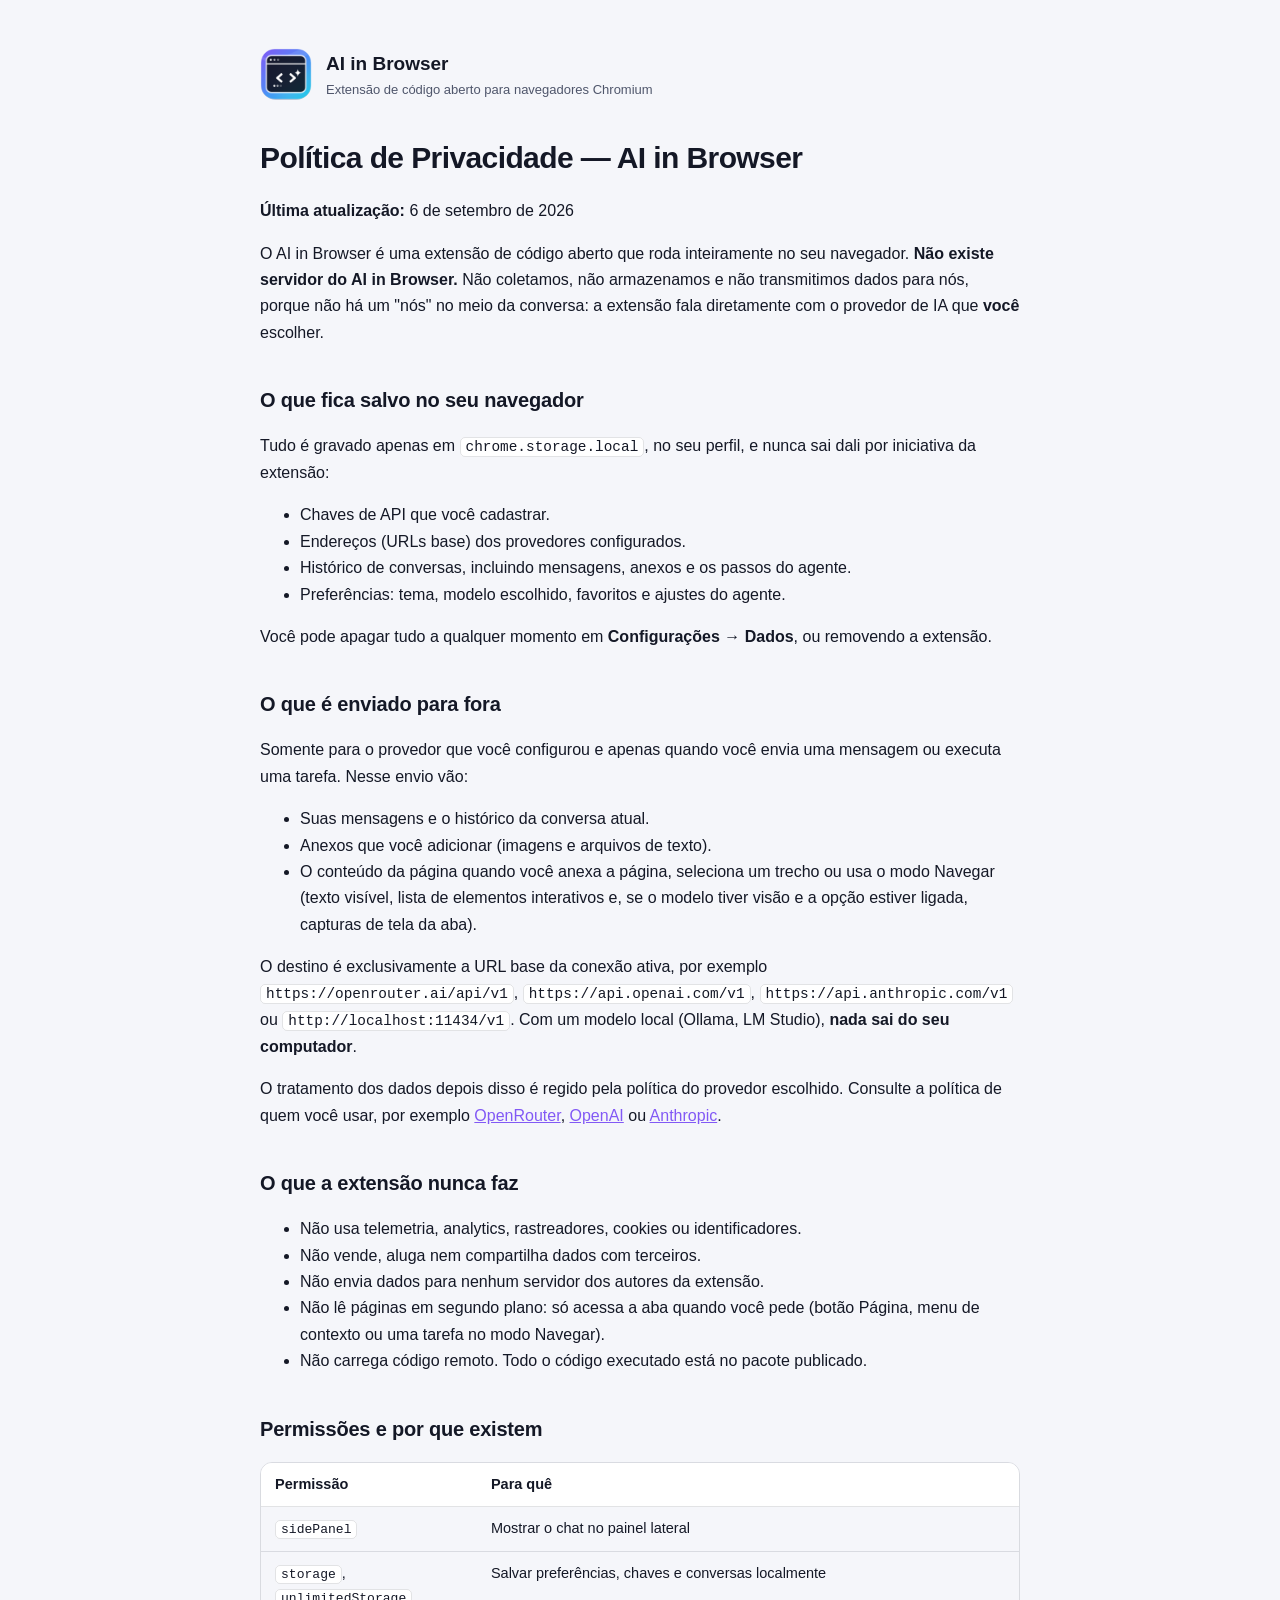
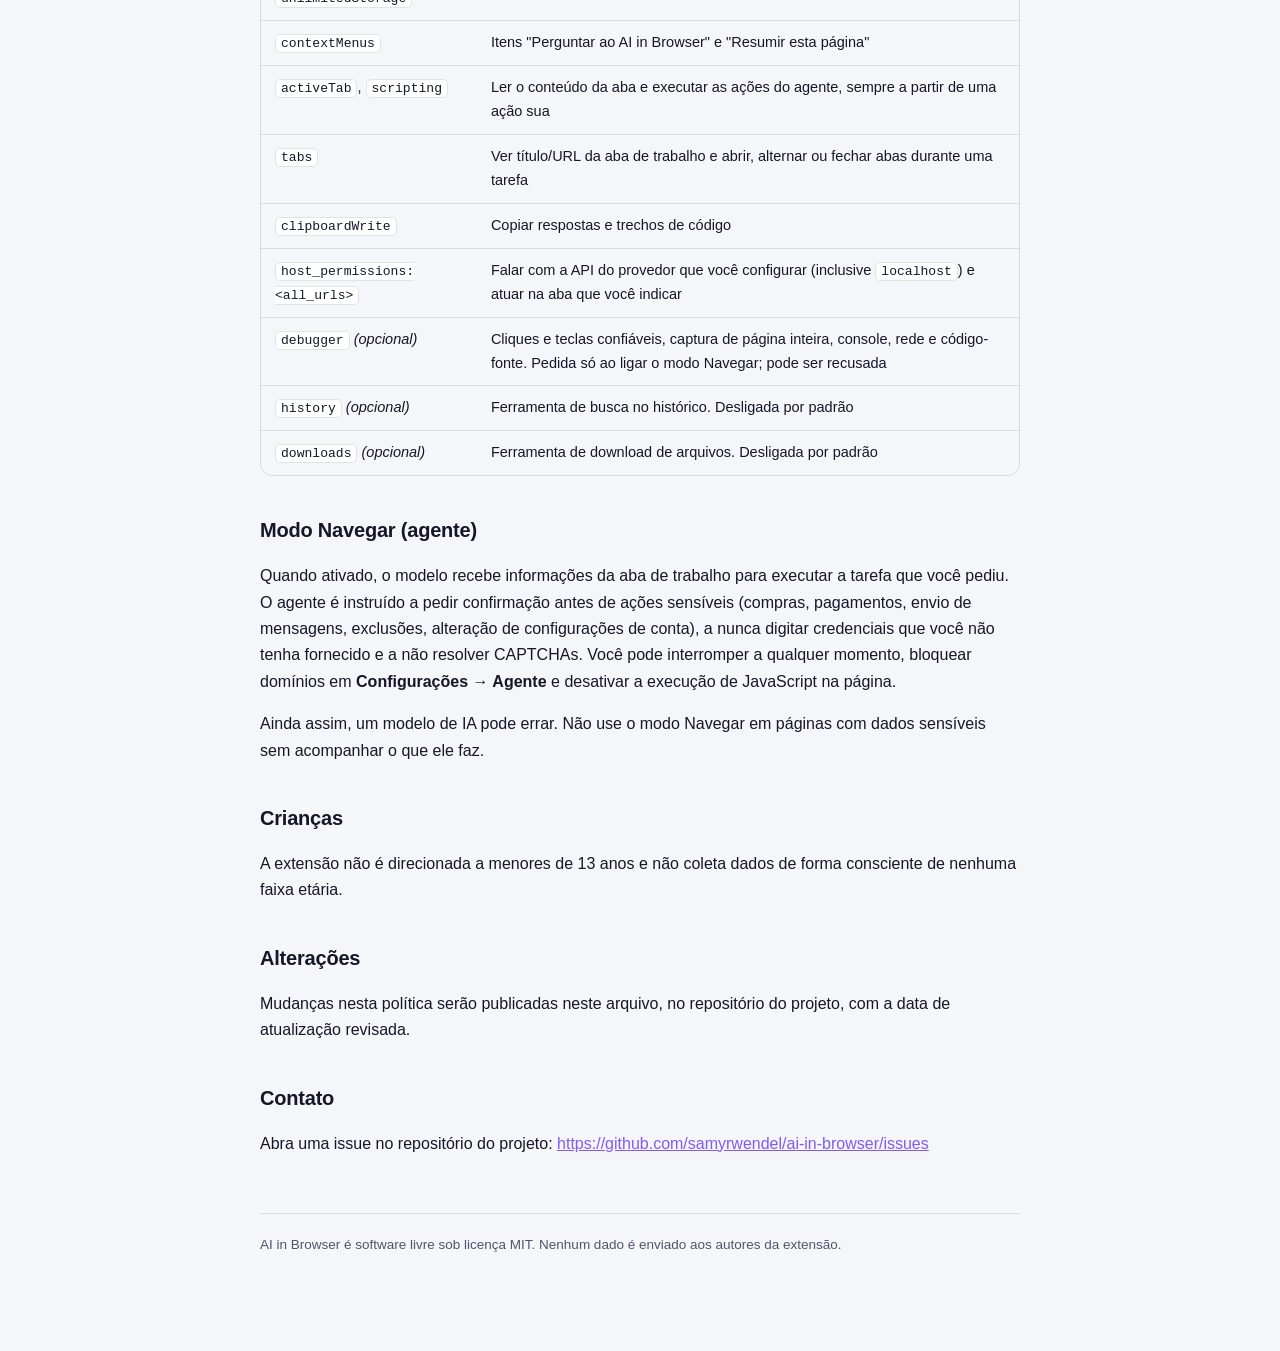
<file: docs/privacy.html>
<!doctype html>
<html lang="pt-BR">
<head>
<meta charset="utf-8">
<meta name="viewport" content="width=device-width, initial-scale=1">
<title>Política de Privacidade — AI in Browser</title>
<link rel="icon" href="icon128.png">
<style>
  :root { color-scheme: light dark; --bg:#0b0d14; --fg:#e9ebf3; --mut:#a6abbd; --card:#12151f; --bd:rgba(255,255,255,.1); --ac:#8259F5; }
  @media (prefers-color-scheme: light) { :root { --bg:#f5f6fa; --fg:#141826; --mut:#4f566b; --card:#fff; --bd:rgba(20,24,40,.12); } }
  * { box-sizing: border-box; }
  body { margin:0; padding:48px 20px 96px; background:var(--bg); color:var(--fg);
    font:16px/1.65 -apple-system,BlinkMacSystemFont,"Segoe UI",Roboto,Helvetica,Arial,sans-serif; }
  main { max-width:760px; margin:0 auto; }
  .brand { display:flex; align-items:center; gap:14px; margin-bottom:32px; }
  .brand img { width:52px; height:52px; border-radius:16px; }
  .brand b { font-size:19px; }
  .brand span { display:block; color:var(--mut); font-size:13px; }
  h1 { font-size:30px; letter-spacing:-.02em; margin:0 0 8px; }
  h2 { font-size:20px; letter-spacing:-.01em; margin:38px 0 10px; }
  p, li { color:var(--fg); }
  a { color:var(--ac); }
  code { background:var(--card); border:1px solid var(--bd); border-radius:5px; padding:1px 5px; font-size:.9em; }
  .tw { overflow-x:auto; border:1px solid var(--bd); border-radius:12px; margin:16px 0; }
  table { border-collapse:collapse; width:100%; font-size:14.5px; }
  th, td { text-align:left; padding:10px 14px; border-bottom:1px solid var(--bd); vertical-align:top; }
  th { background:var(--card); white-space:nowrap; }
  tr:last-child td { border-bottom:0; }
  footer { margin-top:56px; padding-top:20px; border-top:1px solid var(--bd); color:var(--mut); font-size:13.5px; }
</style>
</head>
<body>
<main>
  <div class="brand"><img src="icon128.png" alt=""><div><b>AI in Browser</b><span>Extensão de código aberto para navegadores Chromium</span></div></div>
<h1>Política de Privacidade — AI in Browser</h1>
<p><strong>Última atualização:</strong> 6 de setembro de 2026</p>
<p>O AI in Browser é uma extensão de código aberto que roda inteiramente no seu navegador. <strong>Não existe servidor do AI in Browser.</strong> Não coletamos, não armazenamos e não transmitimos dados para nós, porque não há um &quot;nós&quot; no meio da conversa: a extensão fala diretamente com o provedor de IA que <strong>você</strong> escolher.</p>
<h2>O que fica salvo no seu navegador</h2>
<p>Tudo é gravado apenas em <code>chrome.storage.local</code>, no seu perfil, e nunca sai dali por iniciativa da extensão:</p>
<ul><li>Chaves de API que você cadastrar.</li><li>Endereços (URLs base) dos provedores configurados.</li><li>Histórico de conversas, incluindo mensagens, anexos e os passos do agente.</li><li>Preferências: tema, modelo escolhido, favoritos e ajustes do agente.</li></ul>
<p>Você pode apagar tudo a qualquer momento em <strong>Configurações → Dados</strong>, ou removendo a extensão.</p>
<h2>O que é enviado para fora</h2>
<p>Somente para o provedor que você configurou e apenas quando você envia uma mensagem ou executa uma tarefa. Nesse envio vão:</p>
<ul><li>Suas mensagens e o histórico da conversa atual.</li><li>Anexos que você adicionar (imagens e arquivos de texto).</li><li>O conteúdo da página quando você anexa a página, seleciona um trecho ou usa o modo Navegar (texto visível, lista de elementos interativos e, se o modelo tiver visão e a opção estiver ligada, capturas de tela da aba).</li></ul>
<p>O destino é exclusivamente a URL base da conexão ativa, por exemplo <code>https://openrouter.ai/api/v1</code>, <code>https://api.openai.com/v1</code>, <code>https://api.anthropic.com/v1</code> ou <code>http://localhost:11434/v1</code>. Com um modelo local (Ollama, LM Studio), <strong>nada sai do seu computador</strong>.</p>
<p>O tratamento dos dados depois disso é regido pela política do provedor escolhido. Consulte a política de quem você usar, por exemplo <a href="https://openrouter.ai/privacy">OpenRouter</a>, <a href="https://openai.com/policies/privacy-policy">OpenAI</a> ou <a href="https://www.anthropic.com/legal/privacy">Anthropic</a>.</p>
<h2>O que a extensão nunca faz</h2>
<ul><li>Não usa telemetria, analytics, rastreadores, cookies ou identificadores.</li><li>Não vende, aluga nem compartilha dados com terceiros.</li><li>Não envia dados para nenhum servidor dos autores da extensão.</li><li>Não lê páginas em segundo plano: só acessa a aba quando você pede (botão Página, menu de contexto ou uma tarefa no modo Navegar).</li><li>Não carrega código remoto. Todo o código executado está no pacote publicado.</li></ul>
<h2>Permissões e por que existem</h2>
<div class="tw"><table><thead><tr><th>Permissão</th><th>Para quê</th></tr></thead><tbody><tr><td><code>sidePanel</code></td><td>Mostrar o chat no painel lateral</td></tr><tr><td><code>storage</code>, <code>unlimitedStorage</code></td><td>Salvar preferências, chaves e conversas localmente</td></tr><tr><td><code>contextMenus</code></td><td>Itens &quot;Perguntar ao AI in Browser&quot; e &quot;Resumir esta página&quot;</td></tr><tr><td><code>activeTab</code>, <code>scripting</code></td><td>Ler o conteúdo da aba e executar as ações do agente, sempre a partir de uma ação sua</td></tr><tr><td><code>tabs</code></td><td>Ver título/URL da aba de trabalho e abrir, alternar ou fechar abas durante uma tarefa</td></tr><tr><td><code>clipboardWrite</code></td><td>Copiar respostas e trechos de código</td></tr><tr><td><code>host_permissions: &lt;all_urls&gt;</code></td><td>Falar com a API do provedor que você configurar (inclusive <code>localhost</code>) e atuar na aba que você indicar</td></tr><tr><td><code>debugger</code> <em>(opcional)</em></td><td>Cliques e teclas confiáveis, captura de página inteira, console, rede e código-fonte. Pedida só ao ligar o modo Navegar; pode ser recusada</td></tr><tr><td><code>history</code> <em>(opcional)</em></td><td>Ferramenta de busca no histórico. Desligada por padrão</td></tr><tr><td><code>downloads</code> <em>(opcional)</em></td><td>Ferramenta de download de arquivos. Desligada por padrão</td></tr></tbody></table></div>
<h2>Modo Navegar (agente)</h2>
<p>Quando ativado, o modelo recebe informações da aba de trabalho para executar a tarefa que você pediu. O agente é instruído a pedir confirmação antes de ações sensíveis (compras, pagamentos, envio de mensagens, exclusões, alteração de configurações de conta), a nunca digitar credenciais que você não tenha fornecido e a não resolver CAPTCHAs. Você pode interromper a qualquer momento, bloquear domínios em <strong>Configurações → Agente</strong> e desativar a execução de JavaScript na página.</p>
<p>Ainda assim, um modelo de IA pode errar. Não use o modo Navegar em páginas com dados sensíveis sem acompanhar o que ele faz.</p>
<h2>Crianças</h2>
<p>A extensão não é direcionada a menores de 13 anos e não coleta dados de forma consciente de nenhuma faixa etária.</p>
<h2>Alterações</h2>
<p>Mudanças nesta política serão publicadas neste arquivo, no repositório do projeto, com a data de atualização revisada.</p>
<h2>Contato</h2>
<p>Abra uma issue no repositório do projeto: <a href="https://github.com/samyrwendel/ai-in-browser/issues">https://github.com/samyrwendel/ai-in-browser/issues</a></p>
<footer>AI in Browser é software livre sob licença MIT. Nenhum dado é enviado aos autores da extensão.</footer>
</main>
</body>
</html>
</file>
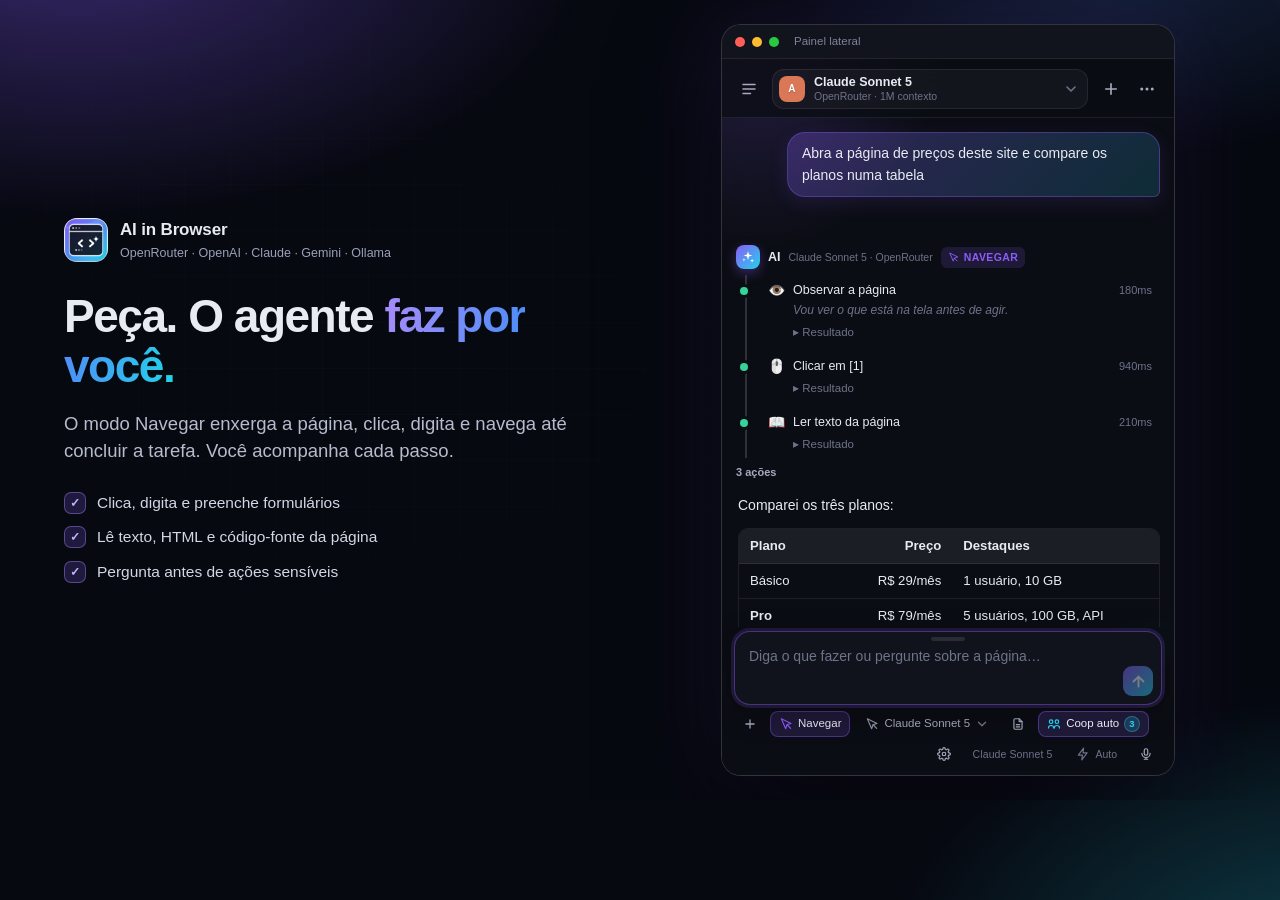
<file: store/_shots/shot.html>
<!doctype html>
<html lang="pt-BR">
<head>
<meta charset="utf-8">
<title>AI in Browser — captura da loja</title>
<style>
  * { box-sizing: border-box; }
  html, body { margin: 0; padding: 0; width: 1280px; height: 800px; overflow: hidden; }
  body {
    font: 16px/1.5 -apple-system, BlinkMacSystemFont, "Segoe UI", Roboto, Helvetica, Arial, sans-serif;
    color: #e9ebf3;
    background: #070911;
    display: flex; align-items: center; gap: 56px; padding: 0 64px;
  }
  body::before {
    content: ""; position: fixed; inset: 0;
    background:
      radial-gradient(58% 46% at 6% -8%, rgba(130,89,245,.40), transparent 70%),
      radial-gradient(50% 44% at 104% 108%, rgba(33,212,232,.26), transparent 70%),
      radial-gradient(40% 34% at 88% -6%, rgba(79,142,247,.20), transparent 70%);
  }
  body::after {
    content: ""; position: fixed; inset: 0; opacity: .5;
    background-image: linear-gradient(rgba(255,255,255,.035) 1px, transparent 1px), linear-gradient(90deg, rgba(255,255,255,.035) 1px, transparent 1px);
    background-size: 46px 46px;
    mask-image: radial-gradient(70% 70% at 30% 40%, #000, transparent 75%);
  }
  .copy { position: relative; z-index: 2; width: 560px; flex: none; }
  .brand { display: flex; align-items: center; gap: 12px; margin-bottom: 30px; }
  .brand img { width: 44px; height: 44px; border-radius: 13px; }
  .brand b { font-size: 17px; letter-spacing: -.01em; }
  .brand span { display: block; font-size: 12.5px; color: #9aa0b8; margin-top: 1px; }
  h1 { font-size: 46px; line-height: 1.08; letter-spacing: -.032em; margin: 0 0 18px; font-weight: 700; }
  h1 em { font-style: normal; background: linear-gradient(100deg, #a78bfa, #4F8EF7 55%, #21D4E8); -webkit-background-clip: text; background-clip: text; color: transparent; }
  .sub { font-size: 18.5px; line-height: 1.5; color: #b6bccd; margin: 0 0 26px; }
  ul { list-style: none; margin: 0; padding: 0; display: flex; flex-direction: column; gap: 11px; }
  li { display: flex; align-items: flex-start; gap: 11px; font-size: 15.5px; color: #d3d7e4; }
  li i { flex: none; width: 22px; height: 22px; margin-top: 1px; border-radius: 7px; display: grid; place-items: center;
    background: rgba(130,89,245,.2); border: 1px solid rgba(167,139,250,.42); color: #c4b5fd; font-style: normal; font-size: 12px; font-weight: 700; }
  .stage { position: relative; z-index: 2; flex: 1; display: flex; align-items: center; justify-content: center; height: 100%; }
  .device {
    border-radius: 20px; overflow: hidden; background: #0b0d14;
    border: 1px solid rgba(255,255,255,.16);
    box-shadow: 0 50px 110px rgba(0,0,0,.65), 0 0 0 1px rgba(255,255,255,.04) inset, 0 0 90px rgba(130,89,245,.16);
  }
  .bar { height: 34px; display: flex; align-items: center; gap: 7px; padding: 0 13px; background: #12141d; border-bottom: 1px solid rgba(255,255,255,.07); }
  .bar i { width: 10px; height: 10px; border-radius: 50%; background: #3a3f52; }
  .bar i:first-child { background: #ff5f57; } .bar i:nth-child(2) { background: #febc2e; } .bar i:nth-child(3) { background: #28c840; }
  .bar span { margin-left: 8px; font-size: 11.5px; color: #7b8199; }
  iframe { display: block; border: 0; background: #0b0d14; }
  body.wide { flex-direction: column; justify-content: center; gap: 24px; padding: 54px 64px 48px; }
  body.wide .copy { width: 100%; text-align: center; }
  body.wide .brand { justify-content: center; margin-bottom: 18px; }
  body.wide h1 { font-size: 38px; margin-bottom: 10px; }
  body.wide .sub { font-size: 17px; margin: 0; }
  body.wide ul { display: none; }
  body.wide .stage { height: auto; width: 100%; }
</style>
</head>
<body>
  <div class="copy">
    <div class="brand"><img src="../../icons/icon128.png" alt=""><div><b>AI in Browser</b><span id="brand-sub">OpenRouter · OpenAI · Claude · Gemini · Ollama</span></div></div>
    <h1 id="title"></h1>
    <p class="sub" id="sub"></p>
    <ul id="bullets"></ul>
  </div>
  <div class="stage">
    <div class="device" id="device">
      <div class="bar"><i></i><i></i><i></i><span id="barlabel">AI in Browser</span></div>
      <iframe id="frame" title="interface"></iframe>
    </div>
  </div>

<script src="seeds.js"></script>
<script>
const q = new URLSearchParams(location.search);
const S = window.SEEDS;

const SHOTS = {
  navegar: {
    title: 'Peça. O agente <em>faz por você.</em>',
    sub: 'O modo Navegar enxerga a página, clica, digita e navega até concluir a tarefa. Você acompanha cada passo.',
    bullets: ['Clica, digita e preenche formulários', 'Lê texto, HTML e código-fonte da página', 'Pergunta antes de ações sensíveis'],
    chats: [S.CHAT_AGENT], chat: 'c_demo_agent', model: ['openrouter', 'anthropic/claude-sonnet-5'], browse: true
  },
  modelos: {
    title: 'Centenas de modelos, <em>uma extensão.</em>',
    sub: 'Troque de modelo em dois cliques e veja preço e contexto antes de escolher. Uma chave do OpenRouter abre todos.',
    bullets: ['Claude, GPT, Gemini, Grok, DeepSeek, Llama', 'Preço por milhão de tokens na lista', 'Favoritos, busca e filtro de gratuitos'],
    chats: [S.CHAT_AGENT], chat: 'c_demo_agent', model: ['openrouter', 'anthropic/claude-sonnet-5'], browse: true, action: 'picker'
  },
  pagina: {
    title: 'Converse com <em>a página aberta.</em>',
    sub: 'Anexe a aba atual, selecione um trecho ou resuma pelo botão direito. A resposta chega em Markdown, com código destacado.',
    bullets: ['Contexto da página em um clique', 'Anexe imagens e arquivos', 'Streaming, tabelas e blocos de código'],
    chats: [S.CHAT_PAGE], chat: 'c_demo_page', model: ['openrouter', 'openai/gpt-5'], browse: false
  },
  local: {
    title: 'Ou rode <em>100% offline.</em>',
    sub: 'Ollama e LM Studio são detectados sozinhos. Sem chave, sem nuvem, sem nada saindo do seu computador.',
    bullets: ['Detecção automática de servidores locais', 'Funciona sem internet', 'Nenhuma telemetria, nenhuma conta'],
    chats: [S.CHAT_LOCAL], chat: 'c_demo_local', model: ['ollama', 'llama3.1:8b'], browse: false
  },
  config: {
    title: 'Você no <em>controle.</em>',
    sub: 'Permissões sensíveis são opcionais, o agente respeita sua lista de sites bloqueados e você limita quantas ações ele pode executar.',
    wide: true, view: 'options', hash: '#agent',
    chats: [S.CHAT_AGENT], chat: 'c_demo_agent', model: ['openrouter', 'anthropic/claude-sonnet-5'], browse: true
  }
};

const cfg = SHOTS[q.get('s') || 'navegar'];
document.getElementById('title').innerHTML = cfg.title;
document.getElementById('sub').textContent = cfg.sub;
document.getElementById('bullets').innerHTML = (cfg.bullets || []).map((b) => `<li><i>✓</i><span>${b}</span></li>`).join('');
if (cfg.wide) document.body.classList.add('wide');

// ---- semeia o armazenamento (mesma origem do app) ----
const settings = {
  version: 1,
  connections: S.CONNECTIONS,
  current: { connectionId: cfg.model[0], modelId: cfg.model[1] },
  lastModelByConnection: { openrouter: 'anthropic/claude-sonnet-5', ollama: 'llama3.1:8b' },
  favorites: ['openrouter:anthropic/claude-sonnet-5', 'openrouter:openai/gpt-5'],
  systemPrompt: 'Você é um assistente útil, direto e preciso. Responda no idioma do usuário.',
  temperature: 0.7, maxTokens: 0, streaming: true,
  theme: 'dark', accent: 'violet', fontSize: 14,
  sendOnEnter: true, pageContextDefault: false, pageContextChars: 16000,
  showReasoning: true, userName: 'Você', assistantName: 'AI',
  effort: 'auto', browseMode: !!cfg.browse,
  agent: { maxSteps: 25, useDebugger: true, screenshots: true, confirmSensitive: true, allowJs: true, blockedDomains: ['banco.exemplo.com'], systemPrompt: '' }
};
localStorage.setItem('prism:settings', JSON.stringify(settings));
localStorage.setItem('prism:seenSetup', 'true');
localStorage.setItem('prism:chats', JSON.stringify(cfg.chats));
localStorage.setItem('prism:modelCache', JSON.stringify({
  openrouter: { ts: S.now, models: S.OR_MODELS },
  ollama: { ts: S.now, models: S.OLLAMA_MODELS }
}));

const frame = document.getElementById('frame');
const device = document.getElementById('device');
if (cfg.view === 'options') {
  frame.width = 1040; frame.height = 470;
  document.getElementById('barlabel').textContent = 'Configurações — AI in Browser';
  frame.src = '../../options.html' + (cfg.hash || '');
} else {
  frame.width = 452; frame.height = 716;
  document.getElementById('barlabel').textContent = 'Painel lateral';
  frame.src = '../../sidepanel.html';
}

frame.addEventListener('load', () => {
  const d = frame.contentDocument;
  const st = d.createElement('style');
  st.textContent = '*{transition:none!important;animation:none!important;caret-color:transparent!important}::-webkit-scrollbar{width:0;height:0}';
  d.head.appendChild(st);
  setTimeout(() => {
    try {
      if (cfg.action === 'picker') d.getElementById('model-btn').click();
      if (cfg.view === 'options') d.getElementById('agent').scrollIntoView();
      const msgs = d.getElementById('messages');
      if (msgs) msgs.scrollTop = 0;
    } catch (e) {}
    document.documentElement.dataset.ready = '1';
  }, cfg.action ? 1400 : 900);
});
</script>
</body>
</html>
</file>
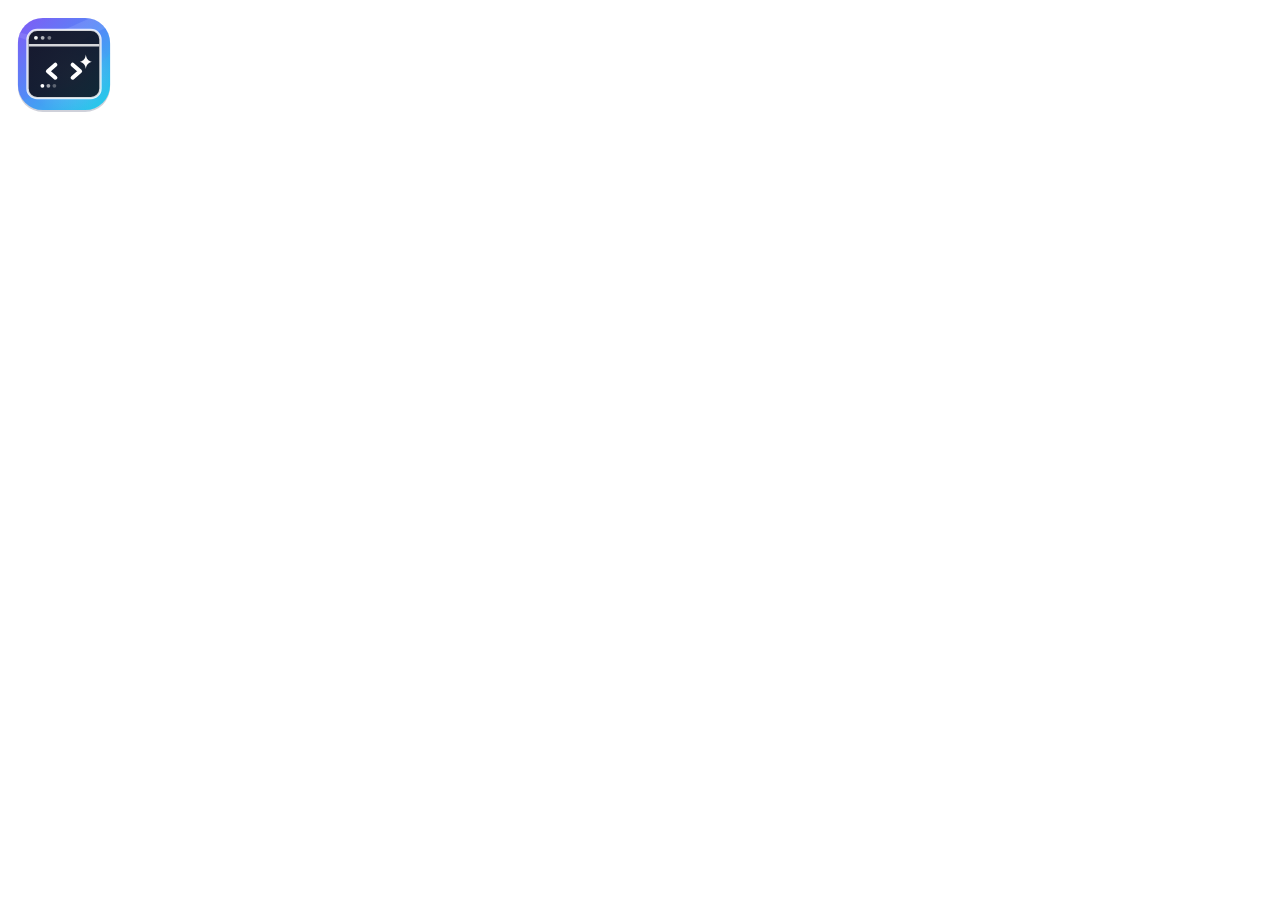
<file: store/promo/_icon128.html>
<!doctype html><html><head><meta charset="utf-8"><style>
html,body{margin:0;padding:0;width:128px;height:128px;background:transparent;overflow:hidden}
img{position:absolute;left:16px;top:16px;width:96px;height:96px}
</style></head><body><img src="../../icons/icon.svg" alt=""></body></html>
</file>
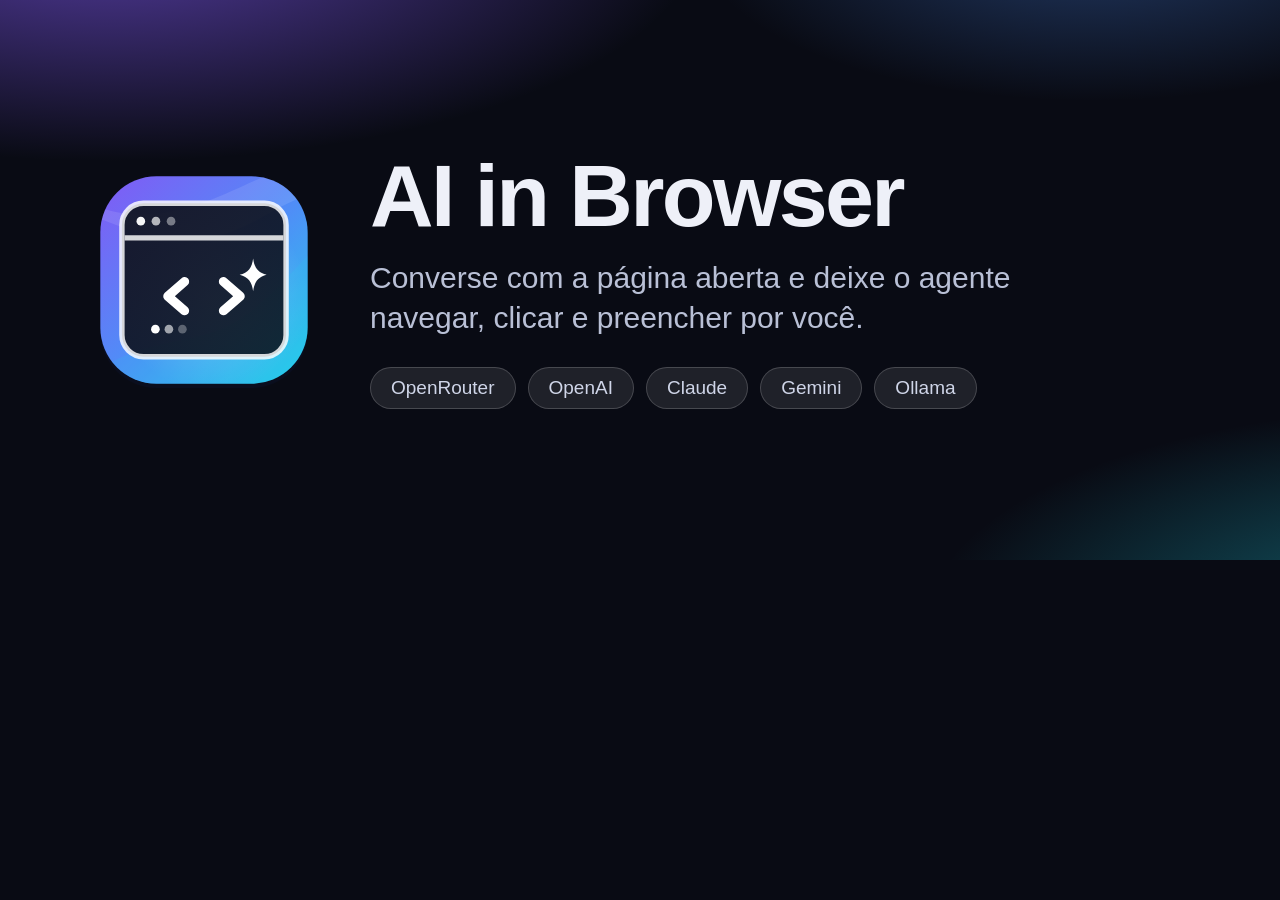
<file: store/promo/_marquee.html>
<!doctype html><html lang="pt-BR"><head><meta charset="utf-8">
<link rel="stylesheet" href="_promo.css">
<style>
  html, body { width: 1400px; height: 560px; }
  body { padding: 0 96px; }
  .inner { display: flex; align-items: center; gap: 58px; }
  .logo { width: 216px; height: 216px; flex: none; }
  h1 { font-size: 88px; margin-bottom: 18px; }
  p { font-size: 30px; max-width: 760px; }
  .chips { gap: 12px; margin-top: 28px; }
  .chips span { font-size: 19px; padding: 9px 20px; }
</style></head><body><div class="inner">
  <img class="logo" src="../../icons/icon.svg" alt="">
  <div>
    <h1>AI in Browser</h1>
    <p>Converse com a página aberta e deixe o agente navegar, clicar e preencher por você.</p>
    <div class="chips"><span>OpenRouter</span><span>OpenAI</span><span>Claude</span><span>Gemini</span><span>Ollama</span></div>
  </div>
</div></body></html>
</file>
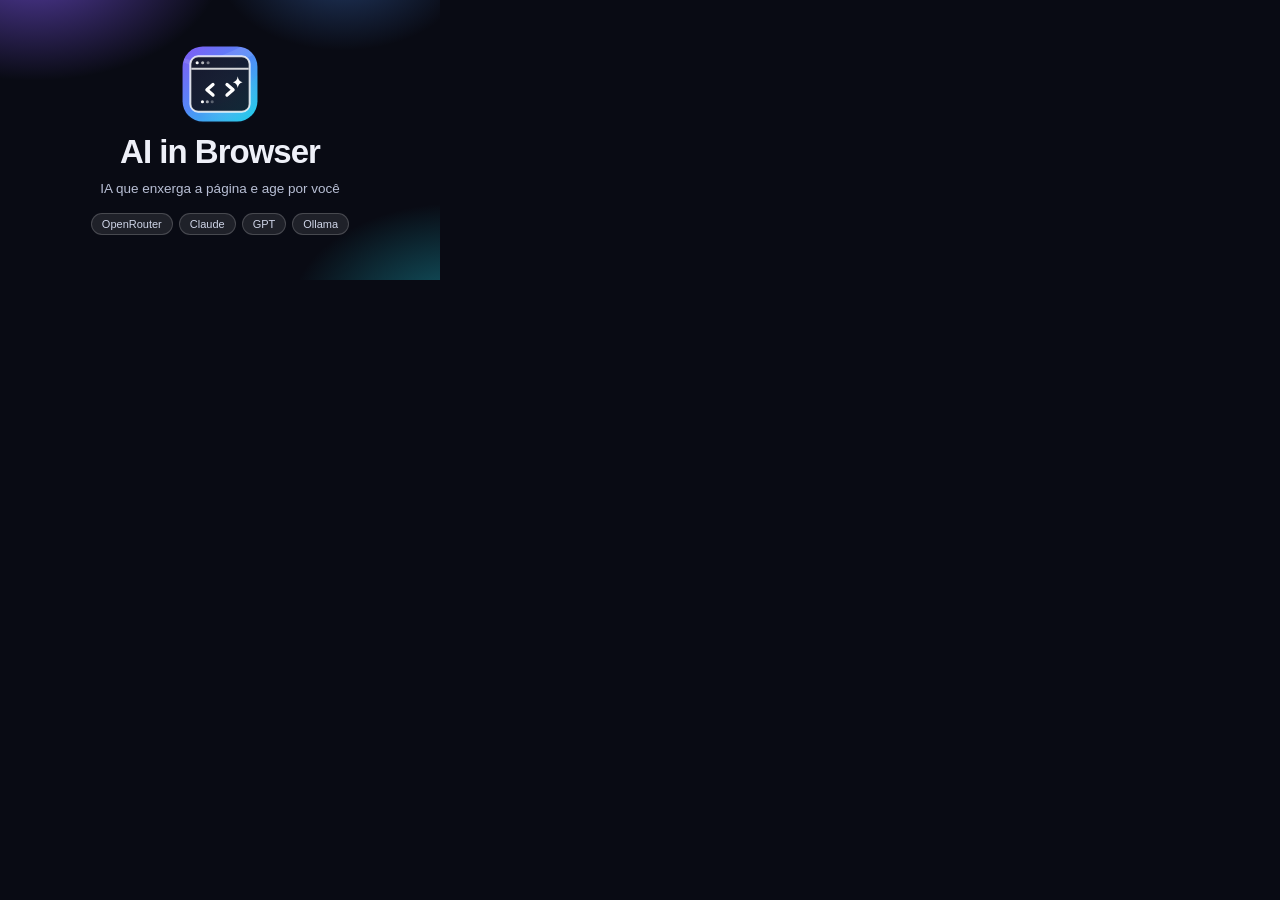
<file: store/promo/_small.html>
<!doctype html><html lang="pt-BR"><head><meta charset="utf-8">
<link rel="stylesheet" href="_promo.css">
<style>
  html, body { width: 440px; height: 280px; }
  body { padding: 0 26px; }
  .inner { display: flex; flex-direction: column; align-items: center; text-align: center; gap: 12px; }
  .logo { width: 78px; height: 78px; }
  h1 { font-size: 33px; }
  p { font-size: 13.5px; max-width: 330px; }
  .chips { gap: 6px; justify-content: center; margin-top: 2px; }
  .chips span { font-size: 11px; padding: 4px 10px; }
</style></head><body><div class="inner">
  <img class="logo" src="../../icons/icon.svg" alt="">
  <h1>AI in Browser</h1>
  <p>IA que enxerga a página e age por você</p>
  <div class="chips"><span>OpenRouter</span><span>Claude</span><span>GPT</span><span>Ollama</span></div>
</div></body></html>
</file>
<file: common.css>
/* AI in Browser — tokens de design e base compartilhada */

:root {
  --font: -apple-system, BlinkMacSystemFont, "Inter", "Segoe UI", Roboto, Helvetica, Arial, sans-serif;
  --mono: ui-monospace, "SF Mono", SFMono-Regular, Menlo, Consolas, "Liberation Mono", monospace;
  --fs: 14px;
  --radius: 14px;
  --radius-sm: 9px;
  --ease: cubic-bezier(.2, .8, .2, 1);

  /* acento (sobrescrito por [data-accent]) */
  --accent: #8b5cf6;
  --accent-2: #22d3ee;
  --accent-rgb: 139, 92, 246;
  --accent-2-rgb: 34, 211, 238;
  --accent-grad: linear-gradient(135deg, var(--accent), var(--accent-2));

  /* tema escuro (padrão) */
  --bg: #0b0d14;
  --bg-2: #10131c;
  --bg-3: #161a26;
  --surface: rgba(255, 255, 255, 0.04);
  --surface-2: rgba(255, 255, 255, 0.07);
  --surface-3: rgba(255, 255, 255, 0.11);
  --border: rgba(255, 255, 255, 0.08);
  --border-2: rgba(255, 255, 255, 0.15);
  --text: #e9ebf3;
  --text-2: #a6abbd;
  --text-3: #6d7389;
  --danger: #fb7185;
  --danger-rgb: 251, 113, 133;
  --success: #34d399;
  --warning: #fbbf24;
  --shadow: 0 12px 40px rgba(0, 0, 0, 0.5), 0 1px 0 rgba(255, 255, 255, 0.04) inset;
  --shadow-sm: 0 4px 16px rgba(0, 0, 0, 0.35);
  --glow-1: rgba(var(--accent-rgb), 0.22);
  --glow-2: rgba(var(--accent-2-rgb), 0.14);
  --code-bg: #0a0c12;
  --user-bubble: linear-gradient(135deg, rgba(var(--accent-rgb), 0.30), rgba(var(--accent-2-rgb), 0.16));
  --user-bubble-border: rgba(var(--accent-rgb), 0.35);
  --scroll: rgba(255, 255, 255, 0.14);
  color-scheme: dark;
}

[data-theme="light"] {
  --bg: #f4f5fa;
  --bg-2: #ffffff;
  --bg-3: #eef0f6;
  --surface: rgba(20, 24, 40, 0.035);
  --surface-2: rgba(20, 24, 40, 0.06);
  --surface-3: rgba(20, 24, 40, 0.10);
  --border: rgba(20, 24, 40, 0.09);
  --border-2: rgba(20, 24, 40, 0.16);
  --text: #141826;
  --text-2: #4f566b;
  --text-3: #8a91a6;
  --danger: #e11d48;
  --danger-rgb: 225, 29, 72;
  --success: #059669;
  --warning: #d97706;
  --shadow: 0 12px 40px rgba(20, 24, 40, 0.14);
  --shadow-sm: 0 4px 16px rgba(20, 24, 40, 0.10);
  --glow-1: rgba(var(--accent-rgb), 0.16);
  --glow-2: rgba(var(--accent-2-rgb), 0.12);
  --code-bg: #1a1d2b;
  --user-bubble: linear-gradient(135deg, rgba(var(--accent-rgb), 0.16), rgba(var(--accent-2-rgb), 0.10));
  --user-bubble-border: rgba(var(--accent-rgb), 0.28);
  --scroll: rgba(20, 24, 40, 0.18);
  color-scheme: light;
}

[data-accent="violet"] { --accent: #8b5cf6; --accent-2: #22d3ee; --accent-rgb: 139, 92, 246; --accent-2-rgb: 34, 211, 238; }
[data-accent="blue"] { --accent: #3b82f6; --accent-2: #a78bfa; --accent-rgb: 59, 130, 246; --accent-2-rgb: 167, 139, 250; }
[data-accent="emerald"] { --accent: #10b981; --accent-2: #38bdf8; --accent-rgb: 16, 185, 129; --accent-2-rgb: 56, 189, 248; }
[data-accent="rose"] { --accent: #f43f5e; --accent-2: #fb923c; --accent-rgb: 244, 63, 94; --accent-2-rgb: 251, 146, 60; }
[data-accent="amber"] { --accent: #f59e0b; --accent-2: #f43f5e; --accent-rgb: 245, 158, 11; --accent-2-rgb: 244, 63, 94; }
[data-accent="mono"] { --accent: #c7cad6; --accent-2: #8b90a5; --accent-rgb: 199, 202, 214; --accent-2-rgb: 139, 144, 165; }
[data-theme="light"][data-accent="mono"] { --accent: #2b3044; --accent-2: #5b6178; --accent-rgb: 43, 48, 68; --accent-2-rgb: 91, 97, 120; }

*, *::before, *::after { box-sizing: border-box; }

html, body {
  margin: 0;
  padding: 0;
  height: 100%;
}

body {
  font-family: var(--font);
  font-size: var(--fs);
  line-height: 1.55;
  color: var(--text);
  background: var(--bg);
  -webkit-font-smoothing: antialiased;
  text-rendering: optimizeLegibility;
  overflow: hidden;
}

/* fundo com brilho suave */
.bg-glow {
  position: fixed;
  inset: 0;
  pointer-events: none;
  z-index: 0;
  background:
    radial-gradient(60% 45% at 8% -5%, var(--glow-1), transparent 70%),
    radial-gradient(50% 40% at 100% 105%, var(--glow-2), transparent 70%);
}

a { color: var(--accent); text-decoration: none; }
a:hover { text-decoration: underline; }

button, input, textarea, select {
  font: inherit;
  color: inherit;
}

button { cursor: pointer; border: 0; background: none; padding: 0; }
button:disabled { cursor: not-allowed; opacity: .55; }

:focus-visible { outline: 2px solid rgba(var(--accent-rgb), .7); outline-offset: 2px; border-radius: 6px; }

::selection { background: rgba(var(--accent-rgb), .35); }

/* scrollbars */
* { scrollbar-width: thin; scrollbar-color: var(--scroll) transparent; }
*::-webkit-scrollbar { width: 8px; height: 8px; }
*::-webkit-scrollbar-thumb { background: var(--scroll); border-radius: 8px; border: 2px solid transparent; background-clip: padding-box; }
*::-webkit-scrollbar-track { background: transparent; }

/* ---- componentes básicos ---- */

.btn {
  display: inline-flex;
  align-items: center;
  justify-content: center;
  gap: 7px;
  height: 36px;
  padding: 0 14px;
  border-radius: 10px;
  background: var(--surface-2);
  border: 1px solid var(--border);
  color: var(--text);
  font-weight: 500;
  font-size: 13px;
  transition: background .15s var(--ease), border-color .15s, transform .1s;
  white-space: nowrap;
}
.btn:hover { background: var(--surface-3); border-color: var(--border-2); }
.btn:active { transform: translateY(1px); }
.btn.primary {
  background: var(--accent-grad);
  border-color: transparent;
  color: #fff;
  box-shadow: 0 6px 18px rgba(var(--accent-rgb), .35);
}
.btn.primary:hover { filter: brightness(1.08); }
.btn.danger { color: var(--danger); }
.btn.danger:hover { background: rgba(var(--danger-rgb), .12); border-color: rgba(var(--danger-rgb), .35); }
.btn.ghost { background: transparent; border-color: transparent; }
.btn.ghost:hover { background: var(--surface-2); }
.btn.sm { height: 30px; padding: 0 10px; font-size: 12px; border-radius: 8px; }
.btn.block { width: 100%; }

.icon-btn {
  display: inline-flex;
  align-items: center;
  justify-content: center;
  width: 34px;
  height: 34px;
  border-radius: 9px;
  color: var(--text-2);
  transition: background .15s, color .15s;
  flex: none;
}
.icon-btn:hover { background: var(--surface-2); color: var(--text); }
.icon-btn svg { width: 18px; height: 18px; }

.input, .textarea, select.input {
  width: 100%;
  background: var(--surface);
  border: 1px solid var(--border);
  border-radius: 10px;
  padding: 9px 12px;
  color: var(--text);
  outline: none;
  transition: border-color .15s, box-shadow .15s, background .15s;
}
.input::placeholder, .textarea::placeholder { color: var(--text-3); }
.input:focus, .textarea:focus, select.input:focus {
  border-color: rgba(var(--accent-rgb), .6);
  box-shadow: 0 0 0 3px rgba(var(--accent-rgb), .18);
  background: var(--surface-2);
}
.textarea { resize: vertical; min-height: 90px; font-family: var(--font); line-height: 1.5; }
select.input { appearance: none; -webkit-appearance: none; padding-right: 34px;
  background-image: url("data:image/svg+xml,%3Csvg xmlns='http://www.w3.org/2000/svg' width='12' height='12' viewBox='0 0 24 24' fill='none' stroke='%23888' stroke-width='2.5' stroke-linecap='round' stroke-linejoin='round'%3E%3Cpath d='m6 9 6 6 6-6'/%3E%3C/svg%3E");
  background-repeat: no-repeat; background-position: right 12px center; }
select.input option { background: var(--bg-2); color: var(--text); }

.badge {
  display: inline-flex;
  align-items: center;
  justify-content: center;
  width: 22px;
  height: 22px;
  border-radius: 7px;
  font-size: 9.5px;
  font-weight: 800;
  letter-spacing: .02em;
  color: #fff;
  flex: none;
  text-shadow: 0 1px 1px rgba(0,0,0,.25);
}

.chip {
  display: inline-flex;
  align-items: center;
  gap: 6px;
  height: 26px;
  padding: 0 10px;
  border-radius: 999px;
  font-size: 12px;
  background: var(--surface-2);
  border: 1px solid var(--border);
  color: var(--text-2);
  white-space: nowrap;
  transition: background .15s, color .15s, border-color .15s;
}
.chip:hover { background: var(--surface-3); color: var(--text); }
.chip.active { background: rgba(var(--accent-rgb), .18); border-color: rgba(var(--accent-rgb), .45); color: var(--text); }

.switch { position: relative; display: inline-block; width: 40px; height: 22px; flex: none; }
.switch input { opacity: 0; width: 0; height: 0; position: absolute; }
.switch .track {
  position: absolute; inset: 0; border-radius: 999px; background: var(--surface-3); border: 1px solid var(--border);
  transition: background .2s;
}
.switch .track::after {
  content: ""; position: absolute; top: 2px; left: 2px; width: 16px; height: 16px; border-radius: 50%;
  background: #fff; box-shadow: 0 1px 3px rgba(0,0,0,.35); transition: transform .2s var(--ease);
}
.switch input:checked + .track { background: var(--accent); border-color: transparent; }
.switch input:checked + .track::after { transform: translateX(18px); }
.switch input:focus-visible + .track { outline: 2px solid rgba(var(--accent-rgb), .7); outline-offset: 2px; }

.kbd {
  font-family: var(--mono);
  font-size: 11px;
  padding: 1px 6px;
  border-radius: 5px;
  background: var(--surface-2);
  border: 1px solid var(--border);
  color: var(--text-2);
}

.muted { color: var(--text-2); }
.tiny { font-size: 12px; color: var(--text-3); }

.spinner {
  width: 16px; height: 16px; border-radius: 50%;
  border: 2px solid var(--border-2); border-top-color: var(--accent);
  animation: spin .8s linear infinite; flex: none;
}
@keyframes spin { to { transform: rotate(360deg); } }

/* ---- Markdown renderizado ---- */

.md { word-wrap: break-word; overflow-wrap: anywhere; }
.md > :first-child { margin-top: 0; }
.md > :last-child { margin-bottom: 0; }
.md p { margin: 0 0 .75em; }
.md h1, .md h2, .md h3, .md h4, .md h5, .md h6 { margin: 1.1em 0 .5em; line-height: 1.3; font-weight: 700; letter-spacing: -.01em; }
.md h1 { font-size: 1.35em; }
.md h2 { font-size: 1.22em; }
.md h3 { font-size: 1.1em; }
.md h4, .md h5, .md h6 { font-size: 1em; }
.md ul, .md ol { margin: 0 0 .75em; padding-left: 1.4em; }
.md li { margin: .2em 0; }
.md li > ul, .md li > ol { margin: .2em 0 0; }
.md li.task { list-style: none; margin-left: -1.2em; }
.md li.task input { margin-right: .4em; accent-color: var(--accent); vertical-align: -1px; }
.md blockquote {
  margin: 0 0 .75em; padding: .4em 0 .4em 1em;
  border-left: 3px solid rgba(var(--accent-rgb), .6);
  color: var(--text-2);
}
.md hr { border: 0; border-top: 1px solid var(--border-2); margin: 1em 0; }
.md code {
  font-family: var(--mono);
  font-size: .9em;
  background: var(--surface-2);
  border: 1px solid var(--border);
  padding: .1em .4em;
  border-radius: 6px;
}
.md img { max-width: 100%; border-radius: 10px; margin: .3em 0; }
.md a { text-decoration: underline; text-decoration-color: rgba(var(--accent-rgb), .45); text-underline-offset: 2px; }
.md .table-wrap { overflow-x: auto; margin: 0 0 .75em; border: 1px solid var(--border); border-radius: 10px; }
.md table { border-collapse: collapse; width: 100%; font-size: .94em; }
.md th, .md td { padding: 7px 11px; border-bottom: 1px solid var(--border); text-align: left; vertical-align: top; }
.md th { background: var(--surface-2); font-weight: 600; white-space: nowrap; }
.md tr:last-child td { border-bottom: 0; }

.codeblock {
  margin: .6em 0 .9em;
  border-radius: 12px;
  overflow: hidden;
  border: 1px solid rgba(255,255,255,.08);
  background: var(--code-bg);
  color: #e6e8f0;
}
.codeblock-head {
  display: flex; align-items: center; justify-content: space-between;
  padding: 6px 8px 6px 12px;
  font-size: 11px; letter-spacing: .04em; text-transform: uppercase;
  color: #8f95ad; background: rgba(255,255,255,.04); border-bottom: 1px solid rgba(255,255,255,.06);
}
.codeblock-head .copy-code {
  font-size: 11px; text-transform: none; letter-spacing: 0;
  color: #c3c7d6; padding: 3px 9px; border-radius: 6px; background: rgba(255,255,255,.07);
  transition: background .15s;
}
.codeblock-head .copy-code:hover { background: rgba(255,255,255,.14); color: #fff; }
.codeblock-head .copy-code.done { color: #34d399; }
.codeblock pre { margin: 0; padding: 12px 14px; overflow-x: auto; font-family: var(--mono); font-size: 12.5px; line-height: 1.55; }
.codeblock code { background: none; border: 0; padding: 0; font-size: inherit; color: inherit; }

.tok-k { color: #c792ea; }
.tok-s { color: #a5e07a; }
.tok-c { color: #6b7394; font-style: italic; }
.tok-n { color: #f78c6c; }
.tok-f { color: #82aaff; }
.tok-t { color: #ff8b8b; }
.tok-ty { color: #ffcb6b; }
.tok-p { color: #9aa0b8; }

/* utilidades */
.hidden { display: none !important; }
.sr-only { position: absolute; width: 1px; height: 1px; overflow: hidden; clip: rect(0 0 0 0); }
</file>
<file: options.css>
/* AI in Browser — página de configurações */

body { overflow: auto; }

.page {
  position: relative; z-index: 1;
  display: grid;
  grid-template-columns: 250px 1fr;
  max-width: 1080px;
  margin: 0 auto;
  min-height: 100vh;
}

.nav {
  position: sticky; top: 0; height: 100vh;
  padding: 28px 18px 20px;
  display: flex; flex-direction: column; gap: 18px;
  border-right: 1px solid var(--border);
}
.nav-brand { display: flex; align-items: center; gap: 12px; padding: 0 6px; }
.nav-logo { width: 40px; height: 40px; border-radius: 12px; box-shadow: 0 8px 22px rgba(var(--accent-rgb), .4); }
.nav-title { font-weight: 700; font-size: 16px; letter-spacing: -.01em; }
.nav-sub { font-size: 12px; color: var(--text-3); }
.nav nav { display: flex; flex-direction: column; gap: 2px; }
.nav-link {
  display: block; padding: 9px 12px; border-radius: 10px;
  color: var(--text-2); font-weight: 500; font-size: 13.5px;
  transition: background .15s, color .15s;
}
.nav-link:hover { background: var(--surface-2); color: var(--text); text-decoration: none; }
.nav-link.active { background: rgba(var(--accent-rgb), .14); color: var(--text); }
.nav-foot { margin-top: auto; display: flex; flex-direction: column; gap: 10px; }
.nav-foot .btn svg { width: 16px; height: 16px; }
.save-state { font-size: 11.5px; color: var(--text-3); text-align: center; transition: color .2s; }
.save-state.saved { color: var(--success); }

.content { padding: 28px 34px 80px; min-width: 0; }
.section { margin-bottom: 40px; scroll-margin-top: 20px; }
.section-head { margin-bottom: 14px; }
.section-head h2 { margin: 0 0 6px; font-size: 20px; letter-spacing: -.02em; }
.section-head p { margin: 0; font-size: 13px; max-width: 640px; }

.card {
  background: var(--bg-2);
  border: 1px solid var(--border);
  border-radius: 16px;
  padding: 18px 20px;
  display: flex; flex-direction: column; gap: 16px;
  box-shadow: 0 1px 0 rgba(255,255,255,.03) inset;
}
.card-head { display: flex; align-items: center; gap: 10px; }

.check-inline { display: flex; align-items: flex-start; gap: 7px; font-size: 12px; color: var(--text-2); font-weight: 400; cursor: pointer; margin-top: 2px; }
.check-inline input { margin-top: 2px; flex: none; }
.check-inline .warn-inline { color: var(--text-3); font-weight: 400; }
.field { display: flex; flex-direction: column; gap: 6px; }
.field > span { font-size: 12.5px; font-weight: 600; color: var(--text-2); display: flex; justify-content: space-between; }
.field > span b { color: var(--text); font-weight: 600; font-variant-numeric: tabular-nums; }
.field em { font-style: normal; }
.grid2 { display: grid; grid-template-columns: 1fr 1fr; gap: 14px 18px; }
.span2 { grid-column: 1 / -1; }
.row-end { display: flex; justify-content: flex-end; gap: 8px; flex-wrap: wrap; }
.toggle-row { display: flex; align-items: center; justify-content: space-between; gap: 16px; padding: 4px 0; }
.toggle-row + .toggle-row { border-top: 1px solid var(--border); padding-top: 14px; }
.toggle-row b { font-size: 13.5px; }
.data-row { display: flex; align-items: center; justify-content: space-between; gap: 16px; flex-wrap: wrap; }
.data-row + .data-row { border-top: 1px solid var(--border); padding-top: 14px; }

input[type="range"] { width: 100%; accent-color: var(--accent); }

.segmented { display: inline-flex; padding: 3px; border-radius: 10px; background: var(--surface); border: 1px solid var(--border); }
.segmented button { padding: 6px 14px; border-radius: 8px; font-size: 13px; color: var(--text-2); font-weight: 500; transition: background .15s, color .15s; }
.segmented button.active { background: var(--bg-3); color: var(--text); box-shadow: 0 1px 4px rgba(0,0,0,.25); }
[data-theme="light"] .segmented button.active { background: #fff; }

.swatches { display: flex; gap: 10px; }
.swatches button {
  width: 34px; height: 34px; border-radius: 50%;
  background: linear-gradient(135deg, var(--sw1), var(--sw2));
  border: 2px solid transparent; box-shadow: 0 4px 12px rgba(0,0,0,.25);
  transition: transform .15s var(--ease), border-color .15s;
  position: relative;
}
.swatches button:hover { transform: scale(1.08); }
.swatches button.active { border-color: var(--text); transform: scale(1.1); }
.swatches button.active::after { content: "✓"; position: absolute; inset: 0; display: grid; place-items: center; color: #fff; font-weight: 800; font-size: 14px; text-shadow: 0 1px 2px rgba(0,0,0,.5); }

/* ---- conexões ---- */
.conn-list { display: flex; flex-direction: column; gap: 12px; margin-bottom: 14px; }
.conn {
  background: var(--bg-2);
  border: 1px solid var(--border);
  border-radius: 16px;
  padding: 16px 18px;
  display: flex; flex-direction: column; gap: 12px;
  transition: border-color .2s;
}
.conn.ok { border-color: rgba(52,211,153,.35); }
.conn.err { border-color: rgba(var(--danger-rgb), .35); }
.conn-head { display: flex; align-items: center; gap: 12px; }
.conn-head .badge { width: 32px; height: 32px; border-radius: 10px; font-size: 11px; }
.conn-title { flex: 1; min-width: 0; }
.conn-title b { font-size: 14.5px; display: block; }
.conn-title .tiny { display: block; white-space: nowrap; overflow: hidden; text-overflow: ellipsis; }
.pill {
  display: inline-flex; align-items: center; gap: 5px;
  font-size: 11px; font-weight: 600; padding: 3px 9px; border-radius: 999px;
  background: var(--surface-2); color: var(--text-3); border: 1px solid var(--border); white-space: nowrap;
}
.pill.ok { color: var(--success); border-color: rgba(52,211,153,.35); background: rgba(52,211,153,.1); }
.pill.err { color: var(--danger); border-color: rgba(var(--danger-rgb), .35); background: rgba(var(--danger-rgb), .1); }
.pill.warn { color: var(--warning); border-color: rgba(251,191,36,.35); background: rgba(251,191,36,.1); }
.conn-body { display: grid; grid-template-columns: 1.4fr 1fr; gap: 12px 16px; }
.key-wrap { position: relative; }
.key-wrap .input { padding-right: 40px; font-family: var(--mono); font-size: 12.5px; }
.key-wrap .eye { position: absolute; right: 6px; top: 50%; transform: translateY(-50%); width: 28px; height: 28px; border-radius: 7px; display: grid; place-items: center; color: var(--text-3); }
.key-wrap .eye:hover { background: var(--surface-2); color: var(--text); }
.key-wrap .eye svg { width: 16px; height: 16px; }
.conn-foot { display: flex; align-items: center; gap: 10px; flex-wrap: wrap; }
.conn-foot .status { flex: 1; min-width: 0; font-size: 12.5px; color: var(--text-2); }
.conn-foot .status.ok { color: var(--success); }
.conn-foot .status.err { color: var(--danger); }
.conn-foot .btn svg { width: 15px; height: 15px; }
.conn .link-row { font-size: 12px; }

.add-row { display: flex; align-items: center; gap: 14px; flex-wrap: wrap; }
.add-row .btn svg { width: 16px; height: 16px; }
.add-form { margin-top: 14px; }

.about p { margin: 0; line-height: 1.6; }
.shortcuts { margin: 8px 0 8px; padding-left: 0; list-style: none; display: flex; flex-direction: column; gap: 6px; font-size: 13px; color: var(--text-2); }
.about code { font-family: var(--mono); font-size: 12px; background: var(--surface-2); padding: 1px 5px; border-radius: 5px; }

.toast {
  position: fixed; left: 50%; bottom: 28px; transform: translateX(-50%);
  z-index: 60; padding: 10px 16px; border-radius: 12px;
  background: var(--bg-3); border: 1px solid var(--border-2); color: var(--text);
  font-size: 13px; box-shadow: var(--shadow-sm);
  animation: toast-in .25s var(--ease);
}
.toast.err { border-color: rgba(var(--danger-rgb), .5); color: var(--danger); }
.toast.ok { border-color: rgba(52,211,153,.5); }
@keyframes toast-in { from { opacity: 0; transform: translate(-50%, 8px); } to { opacity: 1; transform: translate(-50%, 0); } }

@media (max-width: 820px) {
  .page { grid-template-columns: 1fr; }
  .nav { position: static; height: auto; border-right: 0; border-bottom: 1px solid var(--border); padding: 20px 18px 14px; }
  .nav nav { flex-direction: row; flex-wrap: wrap; }
  .nav-foot { margin-top: 4px; }
  .content { padding: 22px 18px 60px; }
  .grid2, .conn-body { grid-template-columns: 1fr; }
}

/* ---- cooperação ---- */
.roles { display: flex; flex-direction: column; gap: 12px; }
.role { background: var(--bg-2); border: 1px solid var(--border); border-radius: 16px; padding: 16px 18px; display: flex; flex-direction: column; gap: 10px; }
.role.pinned { border-color: rgba(var(--accent-rgb), .40); }
.role.off { opacity: .72; }
.role-head { display: flex; align-items: center; gap: 12px; flex-wrap: wrap; }
.role-ico { width: 34px; height: 34px; border-radius: 10px; display: grid; place-items: center; font-size: 17px; background: var(--surface-2); border: 1px solid var(--border); flex: none; }
.role-title { flex: 1; min-width: 200px; }
.role-title b { display: block; font-size: 14.5px; }
.role-title span { display: block; font-size: 12.5px; color: var(--text-2); margin-top: 2px; }
.role-pick { display: flex; flex-direction: column; gap: 6px; }
.role-pick select { font-size: 13px; }
.role-auto { font-size: 12.5px; color: var(--text-2); }
.role-auto b { color: var(--text); font-weight: 600; }
.role-auto.err { color: var(--danger); }
.role-sugg { display: flex; flex-wrap: wrap; gap: 6px; }
.role-sugg button { font-size: 11.5px; padding: 4px 10px; border-radius: 999px; background: var(--surface-2); border: 1px solid var(--border); color: var(--text-2); }
.role-sugg button:hover { background: var(--surface-3); color: var(--text); border-color: rgba(var(--accent-rgb), .45); }
.role-sugg button b { color: var(--text); font-weight: 600; }
.role-sugg button.active { background: rgba(var(--accent-rgb), .16); border-color: rgba(var(--accent-rgb), .45); color: var(--text); }

/* comparação de candidatos */
.role-bar { display: flex; align-items: center; justify-content: space-between; gap: 14px; flex-wrap: wrap; }
.role-pref { display: flex; align-items: center; gap: 8px; }
.segmented.small button { padding: 4px 10px; font-size: 12px; }
.cmp-wrap { overflow-x: auto; border: 1px solid var(--border); border-radius: 12px; }
.cmp { width: 100%; border-collapse: collapse; font-size: 13px; }
.cmp th { text-align: left; font-size: 11px; text-transform: uppercase; letter-spacing: .06em; color: var(--text-3); padding: 8px 12px; background: var(--surface); white-space: nowrap; font-weight: 600; }
.cmp td { padding: 9px 12px; border-top: 1px solid var(--border); vertical-align: middle; }
.cmp tr.cur td { background: rgba(var(--accent-rgb), .10); }
.cmp .c-name b { display: block; font-weight: 600; }
.cmp .c-name > span { display: block; font-size: 11.5px; color: var(--text-3); }
.cmp .lbl { display: inline-block; margin: 4px 4px 0 0; font-size: 10px; font-weight: 700; text-transform: uppercase; letter-spacing: .05em; padding: 1px 6px; border-radius: 5px; background: var(--surface-2); color: var(--text-2); border: 1px solid var(--border); }
.cmp .lbl.melhor { background: rgba(52,211,153,.14); color: var(--success); border-color: rgba(52,211,153,.35); }
.cmp .lbl.local, .cmp .lbl.grátis { background: rgba(var(--accent-2-rgb), .12); color: var(--accent-2); border-color: rgba(var(--accent-2-rgb), .35); }
.cmp .lbl.principal { background: rgba(var(--accent-rgb), .16); color: var(--accent); border-color: rgba(var(--accent-rgb), .4); }
.cmp .tier { font-size: 13px; letter-spacing: 1px; color: var(--text-3); white-space: nowrap; }
.cmp .tier.t3 { color: var(--success); }
.cmp .tier.t2 { color: var(--warning); }
.cmp .c-price, .cmp .c-ctx { white-space: nowrap; color: var(--text-2); font-variant-numeric: tabular-nums; }
.cmp .c-use { text-align: right; white-space: nowrap; }
.cmp .use { font-size: 12px; padding: 4px 11px; border-radius: 8px; background: var(--surface-2); border: 1px solid var(--border); color: var(--text); }
.cmp button.use:hover { background: var(--surface-3); border-color: rgba(var(--accent-rgb), .45); }
.cmp .use.on { background: rgba(var(--accent-rgb), .18); border-color: rgba(var(--accent-rgb), .45); color: var(--text); }
.cmp .use.auto { background: transparent; color: var(--text-3); border-color: transparent; }
.cmp-more { display: block; width: 100%; margin-top: 6px; padding: 7px; text-align: center; font-size: 12.5px; color: var(--accent); border-radius: 8px; }
.cmp-more:hover { background: var(--surface-2); }
@media (max-width: 820px) { .cmp th:nth-child(4), .cmp td:nth-child(4) { display: none; } }

.cmp-search { display: flex; align-items: center; gap: 10px; margin-bottom: 8px; }
.cmp-search input { flex: 1; height: 34px; padding: 0 12px; border-radius: 9px; background: var(--surface); border: 1px solid var(--border); color: var(--text); outline: none; font-size: 13px; }
.cmp-search input:focus { border-color: rgba(var(--accent-rgb), .55); box-shadow: 0 0 0 3px rgba(var(--accent-rgb), .15); }
.cmp-search .tiny { white-space: nowrap; }

.cmp .c-age { white-space: nowrap; color: var(--text-3); font-size: 12px; }
.cmp .lbl.novo { background: rgba(var(--accent-rgb), .18); color: var(--accent); border-color: rgba(var(--accent-rgb), .45); }
@media (max-width: 820px) { .cmp th:nth-child(5), .cmp td:nth-child(5) { display: none; } }
</file>
<file: sidepanel.css>
/* AI in Browser — side panel */

.app {
  position: relative;
  z-index: 1;
  display: flex;
  height: 100%;
  width: 100%;
  overflow: hidden;
}

.main {
  position: relative;
  display: flex;
  flex-direction: column;
  flex: 1;
  min-width: 0;
  height: 100%;
}

/* ===== topbar ===== */

.topbar {
  display: flex;
  align-items: center;
  gap: 6px;
  padding: 10px 10px 8px;
  border-bottom: 1px solid var(--border);
  background: color-mix(in srgb, var(--bg) 78%, transparent);
  backdrop-filter: blur(14px);
  -webkit-backdrop-filter: blur(14px);
  z-index: 5;
}

.model-btn {
  flex: 1;
  min-width: 0;
  display: flex;
  align-items: center;
  gap: 9px;
  height: 40px;
  padding: 4px 8px 4px 6px;
  border-radius: 12px;
  border: 1px solid var(--border);
  background: var(--surface);
  text-align: left;
  transition: background .15s, border-color .15s;
}
.model-btn:hover { background: var(--surface-2); border-color: var(--border-2); }
.model-btn .badge { width: 26px; height: 26px; border-radius: 8px; font-size: 10px; }
.model-btn-text { display: flex; flex-direction: column; min-width: 0; flex: 1; line-height: 1.2; }
.model-name { font-weight: 600; font-size: 13px; white-space: nowrap; overflow: hidden; text-overflow: ellipsis; }
.model-sub { font-size: 11px; color: var(--text-3); white-space: nowrap; overflow: hidden; text-overflow: ellipsis; }
.model-btn .chev { width: 16px; height: 16px; color: var(--text-3); flex: none; }

.topbar-actions { display: flex; gap: 2px; }

/* ===== mensagens ===== */

.messages {
  flex: 1;
  overflow-y: auto;
  overflow-x: hidden;
  padding: 14px 14px 10px;
  scroll-behavior: smooth;
  overscroll-behavior: contain;
}

.empty {
  display: flex;
  flex-direction: column;
  align-items: center;
  justify-content: center;
  text-align: center;
  min-height: 100%;
  padding: 24px 8px;
  animation: fade-in .35s var(--ease);
}
.orb {
  width: 64px; height: 64px; border-radius: 22px;
  background: var(--accent-grad);
  display: grid; place-items: center;
  box-shadow: 0 14px 40px rgba(var(--accent-rgb), .45), 0 0 0 1px rgba(255,255,255,.08) inset;
  margin-bottom: 18px;
  animation: float 5s ease-in-out infinite;
}
.orb svg { width: 30px; height: 30px; color: #fff; }
@keyframes float { 0%, 100% { transform: translateY(0); } 50% { transform: translateY(-5px); } }
.empty h1 { margin: 0 0 6px; font-size: 21px; letter-spacing: -.02em; font-weight: 700; }
.empty p { margin: 0 0 22px; font-size: 13px; max-width: 320px; }
.empty p b { color: var(--text); font-weight: 600; }

.suggestions { display: grid; grid-template-columns: 1fr 1fr; gap: 8px; width: 100%; max-width: 360px; }
.suggestion {
  display: flex; align-items: center; gap: 9px;
  padding: 10px 12px; border-radius: 12px; text-align: left;
  background: var(--surface); border: 1px solid var(--border);
  color: var(--text-2); font-size: 12.5px; font-weight: 500;
  transition: background .15s, border-color .15s, transform .15s var(--ease), color .15s;
}
.suggestion:hover { background: var(--surface-2); border-color: rgba(var(--accent-rgb), .45); color: var(--text); transform: translateY(-1px); }
.s-ico { font-size: 16px; flex: none; }

.msg {
  position: relative;
  margin: 0 0 18px;
  animation: msg-in .28s var(--ease);
}
@keyframes msg-in { from { opacity: 0; transform: translateY(6px); } to { opacity: 1; transform: none; } }
@keyframes fade-in { from { opacity: 0; } to { opacity: 1; } }

.msg.user { display: flex; flex-direction: column; align-items: flex-end; }
.msg.user .bubble {
  max-width: min(88%, 620px);
  padding: 10px 14px;
  border-radius: 18px 18px 6px 18px;
  background: var(--user-bubble);
  border: 1px solid var(--user-bubble-border);
  white-space: pre-wrap;
  word-wrap: break-word;
  overflow-wrap: anywhere;
  box-shadow: 0 6px 20px rgba(var(--accent-rgb), .12);
}
.ctx-chip {
  display: inline-flex; align-items: center; gap: 6px;
  font-size: 11px; color: var(--text-2);
  background: rgba(0,0,0,.18); border: 1px solid var(--border);
  padding: 3px 9px; border-radius: 999px; margin-bottom: 7px; max-width: 100%;
  white-space: nowrap;
}
[data-theme="light"] .ctx-chip { background: rgba(255,255,255,.5); }
.ctx-chip svg { width: 12px; height: 12px; flex: none; }
.ctx-chip span { overflow: hidden; text-overflow: ellipsis; }

.msg-head { display: flex; align-items: center; gap: 8px; margin-bottom: 6px; }
.avatar {
  width: 24px; height: 24px; border-radius: 8px; flex: none;
  background: var(--accent-grad);
  display: grid; place-items: center;
  box-shadow: 0 4px 12px rgba(var(--accent-rgb), .35);
}
.avatar svg { width: 14px; height: 14px; color: #fff; }
.msg-author { font-weight: 600; font-size: 12.5px; }
.msg-model { font-size: 11px; color: var(--text-3); white-space: nowrap; overflow: hidden; text-overflow: ellipsis; max-width: 55%; }

.msg.assistant .content { padding-left: 2px; }

.reasoning { margin: 0 0 8px; }
.reasoning details {
  border: 1px solid var(--border); border-radius: 10px; background: var(--surface);
  font-size: 12.5px; color: var(--text-2);
}
.reasoning summary {
  cursor: pointer; padding: 7px 11px; list-style: none; display: flex; align-items: center; gap: 7px;
  font-weight: 500; user-select: none; color: var(--text-2);
}
.reasoning summary::-webkit-details-marker { display: none; }
.reasoning summary::before { content: "▸"; font-size: 11px; transition: transform .15s; }
.reasoning details[open] summary::before { transform: rotate(90deg); }
.reasoning .md { padding: 0 12px 10px; max-height: 260px; overflow: auto; }
.reasoning.live summary::after { content: ""; width: 6px; height: 6px; border-radius: 50%; background: var(--accent); margin-left: auto; animation: pulse 1s ease-in-out infinite; }
@keyframes pulse { 0%, 100% { opacity: .3; } 50% { opacity: 1; } }

.typing { display: inline-flex; gap: 4px; padding: 6px 2px; }
.typing span {
  width: 7px; height: 7px; border-radius: 50%; background: var(--text-3);
  animation: bounce 1.2s infinite ease-in-out;
}
.typing span:nth-child(2) { animation-delay: .15s; }
.typing span:nth-child(3) { animation-delay: .3s; }
@keyframes bounce { 0%, 60%, 100% { transform: translateY(0); opacity: .5; } 30% { transform: translateY(-5px); opacity: 1; } }

.msg-error {
  display: flex; gap: 10px; align-items: flex-start;
  margin-top: 6px; padding: 10px 12px; border-radius: 10px;
  background: rgba(var(--danger-rgb), .09); border: 1px solid rgba(var(--danger-rgb), .3);
  color: var(--danger); font-size: 12.5px; line-height: 1.45;
}
.msg-error .btn { margin-left: auto; flex: none; }
.msg-stopped { font-size: 11.5px; color: var(--text-3); margin-top: 4px; font-style: italic; }

.msg-meta {
  display: flex; align-items: center; gap: 10px;
  margin-top: 6px; min-height: 24px;
  font-size: 11px; color: var(--text-3);
}
.msg.user .msg-meta { justify-content: flex-end; }
.msg-actions { display: inline-flex; gap: 2px; opacity: 0; transition: opacity .15s; }
.msg:hover .msg-actions, .msg-actions:focus-within { opacity: 1; }
.msg-actions button {
  width: 26px; height: 24px; border-radius: 7px; display: grid; place-items: center;
  color: var(--text-3);
  transition: background .15s, color .15s;
}
.msg-actions button:hover { background: var(--surface-2); color: var(--text); }
.msg-actions button.done { color: var(--success); }
.msg-actions svg { width: 14px; height: 14px; }
.msg-meta .dot::before { content: "·"; margin: 0 1px; }

.streaming .content > .md > :last-child::after,
.streaming .content > .md:empty::after {
  content: "";
  display: inline-block; width: 7px; height: 14px; margin-left: 3px; vertical-align: -2px;
  background: var(--accent); border-radius: 2px;
  animation: pulse .9s ease-in-out infinite;
}

.scroll-bottom {
  position: absolute; right: 16px; bottom: 118px; z-index: 4;
  width: 34px; height: 34px; border-radius: 50%;
  background: var(--bg-3); border: 1px solid var(--border-2); color: var(--text-2);
  display: grid; place-items: center; box-shadow: var(--shadow-sm);
  transition: transform .15s, background .15s;
}
.scroll-bottom:hover { background: var(--surface-3); transform: translateY(-1px); }
.scroll-bottom svg { width: 16px; height: 16px; }

/* ===== composer ===== */

.composer-wrap {
  padding: 6px 12px 12px;
  background: linear-gradient(to top, var(--bg) 70%, transparent);
  z-index: 4;
}

.context-bar { display: flex; flex-wrap: wrap; gap: 6px; padding: 0 2px 8px; }
.context-bar .chip { max-width: 100%; height: 28px; }
.context-bar .chip svg { width: 13px; height: 13px; flex: none; }
.context-bar .chip .t { overflow: hidden; text-overflow: ellipsis; }
.context-bar .chip .x { display: grid; place-items: center; width: 18px; height: 18px; border-radius: 50%; margin-right: -4px; color: var(--text-3); }
.context-bar .chip .x:hover { background: var(--surface-3); color: var(--text); }
.context-bar .chip .x svg { width: 11px; height: 11px; }

.composer {
  border-radius: 18px;
  border: 1px solid var(--border-2);
  background: var(--bg-2);
  box-shadow: 0 8px 30px rgba(0,0,0,.28);
  padding: 10px 10px 8px 14px;
  transition: border-color .15s, box-shadow .15s;
}
[data-theme="light"] .composer { box-shadow: 0 8px 30px rgba(20,24,40,.10); }
.composer:focus-within {
  border-color: rgba(var(--accent-rgb), .6);
  box-shadow: 0 0 0 3px rgba(var(--accent-rgb), .16), 0 8px 30px rgba(0,0,0,.28);
}
.composer textarea {
  width: 100%;
  border: 0; background: transparent; outline: none; resize: none;
  font-size: var(--fs); line-height: 1.5;
  max-height: 200px;
  padding: 2px 0 4px;
  color: var(--text);
}
.composer textarea::placeholder { color: var(--text-3); }
.composer-actions { display: flex; align-items: center; justify-content: space-between; gap: 8px; margin-top: 2px; }
.composer-left, .composer-right { display: flex; align-items: center; gap: 6px; min-width: 0; }
.tool-btn {
  display: inline-flex; align-items: center; gap: 6px;
  height: 28px; padding: 0 9px; border-radius: 9px;
  color: var(--text-2); font-size: 12px; font-weight: 500;
  border: 1px solid transparent;
  transition: background .15s, color .15s, border-color .15s;
  white-space: nowrap;
}
.tool-btn:hover { background: var(--surface-2); color: var(--text); }
.tool-btn.active { background: rgba(var(--accent-rgb), .16); border-color: rgba(var(--accent-rgb), .4); color: var(--text); }
.tool-btn svg { width: 15px; height: 15px; }
.model-mini { max-width: 160px; color: var(--text-3); }
.model-mini span { overflow: hidden; text-overflow: ellipsis; }
.composer-hint { font-size: 11px; color: var(--text-3); white-space: nowrap; }
.send-btn {
  width: 34px; height: 34px; border-radius: 11px; flex: none;
  background: var(--accent-grad); color: #fff;
  display: grid; place-items: center;
  box-shadow: 0 6px 16px rgba(var(--accent-rgb), .4);
  transition: transform .12s var(--ease), filter .15s, opacity .15s;
}
.send-btn:hover { filter: brightness(1.08); transform: translateY(-1px); }
.send-btn:active { transform: scale(.96); }
.send-btn:disabled { opacity: .45; box-shadow: none; transform: none; filter: none; }
.send-btn svg { width: 18px; height: 18px; }
.send-btn .ico-stop { display: none; }
.send-btn.stop { background: var(--bg-3); color: var(--text); border: 1px solid var(--border-2); box-shadow: none; }
.send-btn.stop .ico-send { display: none; }
.send-btn.stop .ico-stop { display: block; }



/* ===== drawer de conversas ===== */

.chats {
  position: absolute;
  top: 0; left: 0; bottom: 0;
  width: min(300px, 88%);
  z-index: 30;
  display: flex; flex-direction: column;
  background: var(--bg-2);
  border-right: 1px solid var(--border);
  transform: translateX(-102%);
  transition: transform .25s var(--ease);
  box-shadow: none;
}
.chats.open { transform: none; box-shadow: var(--shadow); }
.backdrop {
  position: absolute; inset: 0; z-index: 29;
  background: rgba(0,0,0,.45);
  opacity: 0; pointer-events: none; transition: opacity .2s;
}
.backdrop.open { opacity: 1; pointer-events: auto; }

.chats-head { display: flex; align-items: center; justify-content: space-between; padding: 12px 10px 8px 14px; }
.brand { display: flex; align-items: center; gap: 9px; font-weight: 700; font-size: 14px; letter-spacing: -.01em; }
.brand-mark { width: 22px; height: 22px; border-radius: 7px; }

.new-chat-btn {
  display: flex; align-items: center; gap: 8px;
  margin: 2px 12px 10px; height: 38px; padding: 0 12px;
  border-radius: 11px; font-weight: 600; font-size: 13px;
  background: var(--accent-grad); color: #fff;
  box-shadow: 0 6px 16px rgba(var(--accent-rgb), .3);
  transition: filter .15s, transform .12s;
}
.new-chat-btn:hover { filter: brightness(1.08); }
.new-chat-btn:active { transform: scale(.98); }
.new-chat-btn svg { width: 16px; height: 16px; }

.chats-search {
  position: relative; margin: 0 12px 8px;
}
.chats-search svg { position: absolute; left: 10px; top: 50%; transform: translateY(-50%); width: 14px; height: 14px; color: var(--text-3); }
.chats-search input {
  width: 100%; height: 34px; padding: 0 10px 0 32px; border-radius: 10px;
  background: var(--surface); border: 1px solid var(--border); outline: none; font-size: 12.5px;
}
.chats-search input:focus { border-color: rgba(var(--accent-rgb), .5); }

.chats-list { flex: 1; overflow-y: auto; padding: 0 8px 8px; }
.chats-group { font-size: 10.5px; text-transform: uppercase; letter-spacing: .08em; color: var(--text-3); padding: 10px 8px 4px; font-weight: 600; }
.chat-item {
  display: flex; align-items: center; gap: 8px;
  width: 100%; padding: 8px 8px 8px 10px; border-radius: 10px;
  text-align: left; color: var(--text-2);
  transition: background .12s, color .12s;
  position: relative;
}
.chat-item:hover { background: var(--surface-2); color: var(--text); }
.chat-item.active { background: rgba(var(--accent-rgb), .14); color: var(--text); }
.chat-item.active::before { content: ""; position: absolute; left: 0; top: 9px; bottom: 9px; width: 3px; border-radius: 3px; background: var(--accent); }
.chat-item .ci-body { flex: 1; min-width: 0; }
.chat-item .ci-title { font-size: 13px; white-space: nowrap; overflow: hidden; text-overflow: ellipsis; font-weight: 500; }
.chat-item .ci-sub { font-size: 11px; color: var(--text-3); white-space: nowrap; overflow: hidden; text-overflow: ellipsis; margin-top: 1px; }
.chat-item .ci-del { width: 24px; height: 24px; border-radius: 7px; display: grid; place-items: center; color: var(--text-3); opacity: 0; flex: none; }
.chat-item:hover .ci-del { opacity: 1; }
.chat-item .ci-del:hover { background: rgba(var(--danger-rgb), .15); color: var(--danger); }
.chat-item .ci-del svg { width: 14px; height: 14px; }
.chats-empty { padding: 30px 12px; text-align: center; color: var(--text-3); font-size: 12.5px; }

.chats-foot { display: flex; flex-direction: column; gap: 2px; padding: 8px; border-top: 1px solid var(--border); }
.foot-btn {
  display: flex; align-items: center; gap: 9px; height: 34px; padding: 0 10px; border-radius: 9px;
  color: var(--text-2); font-size: 12.5px; font-weight: 500;
}
.foot-btn:hover { background: var(--surface-2); color: var(--text); }
.foot-btn svg { width: 16px; height: 16px; }

/* modo aba: sidebar fixa em telas largas */
.mode-tab .main { max-width: none; }
.mode-tab .messages { padding-left: max(14px, calc(50% - 400px)); padding-right: max(14px, calc(50% - 400px)); }
.mode-tab .composer-wrap { padding-left: max(12px, calc(50% - 400px)); padding-right: max(12px, calc(50% - 400px)); }
.mode-tab .topbar { padding-left: max(10px, calc(50% - 404px)); padding-right: max(10px, calc(50% - 404px)); }
.mode-tab .suggestions { max-width: 520px; grid-template-columns: 1fr 1fr; }
@media (min-width: 900px) {
  .mode-tab .chats { position: relative; transform: none; width: 280px; box-shadow: none; flex: none; }
  .mode-tab .backdrop, .mode-tab #chats-close, .mode-tab #btn-chats { display: none; }
  .mode-tab .messages { padding-left: max(14px, calc(50% - 540px)); padding-right: max(14px, calc(50% - 540px)); }
  .mode-tab .composer-wrap { padding-left: max(12px, calc(50% - 540px)); padding-right: max(12px, calc(50% - 540px)); }
  .mode-tab .topbar { padding-left: max(10px, calc(50% - 544px)); padding-right: max(10px, calc(50% - 544px)); }
}

/* ===== sheet (seletor de modelos) ===== */

.sheet { position: absolute; inset: 0; z-index: 40; display: flex; flex-direction: column; }
.sheet-backdrop { position: absolute; inset: 0; background: rgba(0,0,0,.5); animation: fade-in .2s; }
.sheet-panel {
  position: relative; z-index: 1;
  margin: 8px; height: calc(100% - 16px);
  display: flex; flex-direction: column;
  background: var(--bg-2); border: 1px solid var(--border-2); border-radius: 18px;
  box-shadow: var(--shadow); overflow: hidden;
  animation: sheet-in .25s var(--ease);
}
.mode-tab .sheet-panel { max-width: 640px; margin: 24px auto; height: calc(100% - 48px); width: calc(100% - 32px); }
@keyframes sheet-in { from { opacity: 0; transform: translateY(12px) scale(.98); } to { opacity: 1; transform: none; } }

.sheet-head { display: flex; align-items: center; gap: 6px; padding: 10px 10px 8px; }
.search-wrap { position: relative; flex: 1; }
.search-wrap svg { position: absolute; left: 11px; top: 50%; transform: translateY(-50%); width: 15px; height: 15px; color: var(--text-3); }
.search-wrap input {
  width: 100%; height: 38px; padding: 0 12px 0 34px; border-radius: 11px;
  background: var(--surface); border: 1px solid var(--border); outline: none; font-size: 13px;
}
.search-wrap input:focus { border-color: rgba(var(--accent-rgb), .55); box-shadow: 0 0 0 3px rgba(var(--accent-rgb), .15); }

.picker-filters { display: flex; gap: 6px; padding: 0 12px 10px; overflow-x: auto; scrollbar-width: none; }
.picker-filters::-webkit-scrollbar { display: none; }
.picker-filters .chip .badge { width: 16px; height: 16px; border-radius: 5px; font-size: 8px; }

.picker-list { flex: 1; overflow-y: auto; padding: 0 8px 8px; }
.picker-group { padding: 10px 8px 4px; display: flex; align-items: center; gap: 8px; font-size: 10.5px; text-transform: uppercase; letter-spacing: .08em; color: var(--text-3); font-weight: 600; position: sticky; top: 0; background: var(--bg-2); z-index: 1; }
.picker-group .badge { width: 16px; height: 16px; border-radius: 5px; font-size: 8px; }
.picker-group .pg-status { margin-left: auto; text-transform: none; letter-spacing: 0; font-weight: 500; }
.picker-group .pg-status.err { color: var(--danger); }
.model-item {
  display: flex; align-items: center; gap: 10px;
  width: 100%; padding: 8px 8px 8px 10px; border-radius: 11px; text-align: left;
  transition: background .12s;
  cursor: pointer;
  border: 1px solid transparent;
}
.model-item:hover { background: var(--surface-2); }
.model-item.selected { background: rgba(var(--accent-rgb), .14); border-color: rgba(var(--accent-rgb), .35); }
.model-item .mi-body { flex: 1; min-width: 0; }
.model-item .mi-name { font-size: 13px; font-weight: 500; white-space: nowrap; overflow: hidden; text-overflow: ellipsis; display: flex; align-items: center; gap: 6px; }
.model-item .mi-id { font-size: 11px; color: var(--text-3); white-space: nowrap; overflow: hidden; text-overflow: ellipsis; font-family: var(--mono); }
.model-item .mi-meta { display: flex; flex-direction: column; align-items: flex-end; gap: 1px; font-size: 11px; color: var(--text-3); flex: none; white-space: nowrap; }
.model-item .mi-meta .price { color: var(--text-2); }
.model-item .mi-meta .free { color: var(--success); font-weight: 600; }
.model-item .mi-star { width: 26px; height: 26px; border-radius: 8px; display: grid; place-items: center; color: var(--text-3); flex: none; }
.model-item .mi-star:hover { background: var(--surface-3); color: var(--warning); }
.model-item .mi-star.on { color: var(--warning); }
.model-item .mi-star.on svg { fill: currentColor; }
.model-item .mi-star svg { width: 15px; height: 15px; }
.model-item .mi-check { width: 16px; height: 16px; color: var(--accent); flex: none; }
.tag {
  font-size: 9.5px; font-weight: 700; text-transform: uppercase; letter-spacing: .06em;
  padding: 2px 6px; border-radius: 5px;
  background: rgba(var(--accent-rgb), .18); color: var(--accent);
}
.tag.vision { background: rgba(56,189,248,.16); color: #38bdf8; }
.tag.cap { background: rgba(148,163,184,.16); color: var(--text-2); }
.tag.new { background: rgba(52,211,153,.16); color: var(--success); }
.picker-more { display: block; width: 100%; padding: 9px; text-align: center; color: var(--accent); font-size: 12.5px; border-radius: 9px; }
.picker-more:hover { background: var(--surface-2); }
.picker-empty { padding: 34px 16px; text-align: center; color: var(--text-3); font-size: 13px; line-height: 1.5; }
.picker-empty b { color: var(--text-2); }

.sheet-foot {
  display: flex; align-items: center; justify-content: space-between; gap: 8px;
  padding: 8px 10px 8px 14px; border-top: 1px solid var(--border);
}
.sheet-foot-actions { display: flex; gap: 4px; }
.sheet-foot .btn svg { width: 14px; height: 14px; }

/* ===== menu ===== */

.menu {
  position: absolute; top: 52px; right: 10px; z-index: 35;
  min-width: 210px; padding: 6px;
  background: var(--bg-2); border: 1px solid var(--border-2); border-radius: 13px;
  box-shadow: var(--shadow);
  animation: sheet-in .18s var(--ease);
}
.menu button {
  display: flex; align-items: center; gap: 10px;
  width: 100%; padding: 9px 10px; border-radius: 9px;
  font-size: 13px; color: var(--text); text-align: left;
}
.menu button:hover { background: var(--surface-2); }
.menu button.danger { color: var(--danger); }
.menu button.danger:hover { background: rgba(var(--danger-rgb), .12); }
.menu button svg { width: 16px; height: 16px; color: var(--text-2); }
.menu button.danger svg { color: var(--danger); }
.menu hr { border: 0; border-top: 1px solid var(--border); margin: 6px 4px; }

/* ===== setup ===== */

.setup {
  position: absolute; inset: 0; z-index: 50;
  overflow-y: auto;
  background: color-mix(in srgb, var(--bg) 92%, transparent);
  backdrop-filter: blur(10px);
  -webkit-backdrop-filter: blur(10px);
  display: flex; align-items: flex-start; justify-content: center;
  padding: 24px 14px;
  animation: fade-in .3s;
}
.setup-card {
  width: 100%; max-width: 420px;
  padding: 26px 22px 18px;
  background: var(--bg-2); border: 1px solid var(--border-2); border-radius: 20px;
  box-shadow: var(--shadow);
  text-align: center;
  animation: sheet-in .35s var(--ease);
}
.setup-logo { width: 60px; height: 60px; border-radius: 18px; box-shadow: 0 14px 40px rgba(var(--accent-rgb), .4); margin-bottom: 12px; }
.setup-card h2 { margin: 0 0 6px; font-size: 20px; letter-spacing: -.02em; }
.setup-card > p { margin: 0 0 18px; font-size: 13px; }
.setup-option {
  text-align: left; padding: 14px; border-radius: 14px;
  background: var(--surface); border: 1px solid var(--border);
}
.setup-option-head { display: flex; align-items: center; gap: 8px; font-size: 14px; margin-bottom: 4px; }
.setup-option p { margin: 0 0 10px; line-height: 1.5; }
.setup-option .row { display: flex; gap: 8px; }
.setup-option .row .input { flex: 1; min-width: 0; }
.setup-option .status { margin-top: 8px; min-height: 0; }
.setup-option .status.ok { color: var(--success); }
.setup-option .status.err { color: var(--danger); }
.setup-divider { display: flex; align-items: center; gap: 10px; margin: 12px 0; color: var(--text-3); font-size: 11px; text-transform: uppercase; letter-spacing: .1em; }
.setup-divider::before, .setup-divider::after { content: ""; flex: 1; border-top: 1px solid var(--border); }
.setup-foot { margin-top: 16px; font-size: 12px; color: var(--text-3); display: flex; gap: 8px; justify-content: center; flex-wrap: wrap; }

/* ===== toast ===== */

.toast {
  position: absolute; left: 50%; bottom: 96px; transform: translateX(-50%);
  z-index: 60; max-width: calc(100% - 32px);
  padding: 9px 14px; border-radius: 11px;
  background: var(--bg-3); border: 1px solid var(--border-2); color: var(--text);
  font-size: 12.5px; box-shadow: var(--shadow-sm);
  animation: toast-in .25s var(--ease);
  text-align: center;
}
.toast.err { border-color: rgba(var(--danger-rgb), .5); color: var(--danger); }
.toast.ok { border-color: rgba(52,211,153,.5); }
@keyframes toast-in { from { opacity: 0; transform: translate(-50%, 8px); } to { opacity: 1; transform: translate(-50%, 0); } }

@media (prefers-reduced-motion: reduce) {
  *, *::before, *::after { animation: none !important; transition: none !important; scroll-behavior: auto !important; }
}

/* ===== v1.1 — composer estilo Claude, agente, anexos ===== */

.tool-btn.icon-only { padding: 0 6px; width: 30px; justify-content: center; }
.tool-btn.icon-only svg { width: 17px; height: 17px; }
.tool-btn.on { background: rgba(var(--accent-rgb), .16); border-color: rgba(var(--accent-rgb), .4); color: var(--text); }
.tool-btn.on svg { color: var(--accent); }
.effort-btn { color: var(--text-3); }
.effort-btn svg { width: 14px; height: 14px; }
#btn-mic.listening { background: rgba(var(--danger-rgb), .16); border-color: rgba(var(--danger-rgb), .45); color: var(--danger); animation: pulse 1.2s ease-in-out infinite; }

.effort-menu { position: absolute; right: 60px; bottom: 74px; top: auto; min-width: 200px; }
.effort-menu button { flex-direction: column; align-items: flex-start; gap: 1px; }
.effort-menu button small { font-size: 11px; color: var(--text-3); }
.effort-menu button.active { background: rgba(var(--accent-rgb), .14); }

.agent-status {
  display: flex; align-items: center; gap: 9px;
  margin: 0 2px 8px; padding: 7px 8px 7px 12px;
  border-radius: 12px; font-size: 12.5px; color: var(--text-2);
  background: var(--surface-2); border: 1px solid var(--border);
}
.agent-status .t { flex: 1; min-width: 0; white-space: nowrap; overflow: hidden; text-overflow: ellipsis; }
.agent-status .btn { flex: none; }

/* anexos */
.attach-thumb { display: inline-flex; align-items: center; gap: 6px; height: 40px; padding: 0 8px 0 4px; border-radius: 10px; background: var(--surface-2); border: 1px solid var(--border); font-size: 12px; max-width: 220px; }
.attach-thumb img { width: 32px; height: 32px; object-fit: cover; border-radius: 7px; }
.attach-thumb .ico { width: 32px; height: 32px; border-radius: 7px; display: grid; place-items: center; background: var(--surface-3); font-size: 15px; }
.attach-thumb .t { overflow: hidden; text-overflow: ellipsis; white-space: nowrap; }
.attach-thumb .x { display: grid; place-items: center; width: 18px; height: 18px; border-radius: 50%; color: var(--text-3); flex: none; }
.attach-thumb .x:hover { background: var(--surface-3); color: var(--text); }
.attach-thumb .x svg { width: 11px; height: 11px; }
.msg-images { display: flex; flex-wrap: wrap; gap: 6px; margin-bottom: 8px; }
.msg-images img { max-width: 220px; max-height: 180px; border-radius: 10px; border: 1px solid var(--border); cursor: zoom-in; }
.msg-files { display: flex; flex-wrap: wrap; gap: 6px; margin-bottom: 6px; }
.msg-files span { font-size: 11.5px; padding: 3px 9px; border-radius: 999px; background: rgba(0,0,0,.18); border: 1px solid var(--border); }

/* passos do agente */
.agent-run { margin: 2px 0 10px; }
.agent-steps { display: flex; flex-direction: column; gap: 4px; border-left: 2px solid var(--border-2); margin-left: 9px; padding-left: 12px; }
.astep { display: flex; align-items: flex-start; gap: 8px; padding: 5px 8px; border-radius: 10px; font-size: 12.5px; position: relative; }
.astep::before { content: ""; position: absolute; left: -19px; top: 12px; width: 8px; height: 8px; border-radius: 50%; background: var(--text-3); box-shadow: 0 0 0 3px var(--bg); }
.astep.running::before { background: var(--accent); animation: pulse 1s ease-in-out infinite; }
.astep.ok::before { background: var(--success); }
.astep.error::before { background: var(--danger); }
.astep:hover { background: var(--surface); }
.astep-ico { font-size: 14px; line-height: 20px; flex: none; width: 18px; text-align: center; }
.astep-body { flex: 1; min-width: 0; }
.astep-title { font-weight: 500; color: var(--text); line-height: 20px; word-break: break-word; }
.astep.error .astep-title { color: var(--danger); }
.astep-thought { color: var(--text-3); font-size: 12px; margin-top: 1px; font-style: italic; }
.astep-details { margin-top: 4px; }
.astep-details summary { cursor: pointer; font-size: 11.5px; color: var(--text-3); user-select: none; list-style: none; }
.astep-details summary::-webkit-details-marker { display: none; }
.astep-details summary::before { content: "▸ "; }
.astep-details[open] summary::before { content: "▾ "; }
.astep-details pre { margin: 4px 0 0; padding: 8px 10px; border-radius: 8px; background: var(--code-bg); color: #d5d8e4; font-size: 11.5px; line-height: 1.45; max-height: 260px; overflow: auto; white-space: pre-wrap; word-break: break-word; font-family: var(--mono); }
.astep-shot { display: block; margin-top: 6px; max-width: 100%; max-height: 220px; border-radius: 10px; border: 1px solid var(--border-2); cursor: zoom-in; }
.astep-time { font-size: 11px; color: var(--text-3); flex: none; line-height: 20px; }
.agent-ask { display: flex; gap: 10px; align-items: flex-start; margin: 8px 0 4px; padding: 10px 12px; border-radius: 12px; background: rgba(var(--accent-rgb), .12); border: 1px solid rgba(var(--accent-rgb), .4); font-size: 13px; }
.agent-ask .q-ico { font-size: 16px; }
.agent-ask.answered { opacity: .7; }
.agent-summary-tag { display: inline-flex; align-items: center; gap: 6px; font-size: 11px; color: var(--text-3); margin: 6px 0 4px; }
.agent-summary-tag b { color: var(--text-2); font-weight: 600; }
.mode-pill { display: inline-flex; align-items: center; gap: 5px; font-size: 10.5px; font-weight: 700; letter-spacing: .04em; text-transform: uppercase; padding: 2px 7px; border-radius: 6px; background: rgba(var(--accent-rgb), .16); color: var(--accent); }
.mode-pill svg { width: 11px; height: 11px; }

.lightbox { position: absolute; inset: 0; z-index: 70; background: rgba(0,0,0,.8); display: grid; place-items: center; padding: 16px; cursor: zoom-out; animation: fade-in .15s; }
.lightbox img { max-width: 100%; max-height: 100%; border-radius: 10px; box-shadow: var(--shadow); }

.suggestion.browse-only { display: none; }
.browse .suggestion.browse-only { display: flex; }
.browse .composer { border-color: rgba(var(--accent-rgb), .45); }



.composer.drag { border-color: var(--accent); background: rgba(var(--accent-rgb), .06); }
.attach-menu button svg { width: 16px; height: 16px; }

.agent-ask .agent-answer { margin-top: 7px; padding-top: 7px; border-top: 1px solid rgba(var(--accent-rgb), .3); color: var(--text-2); font-size: 12.5px; }
.agent-ask .agent-answer b { color: var(--text); font-weight: 600; }

/* cooperação entre modelos */
.helpers { display: flex; flex-wrap: wrap; gap: 4px; margin: -2px 0 8px 32px; }
.helpers:empty { display: none; }
.helper-chip {
  display: inline-flex; align-items: center; gap: 4px;
  font-size: 10.5px; font-weight: 500; padding: 2px 8px; border-radius: 6px;
  background: rgba(var(--accent-2-rgb), .10); border: 1px solid rgba(var(--accent-2-rgb), .30); color: var(--text-2);
  white-space: nowrap; max-width: 100%; overflow: hidden; text-overflow: ellipsis;
}

/* indicador de cooperação */
.coop-btn { color: var(--text-3); position: relative; }
.coop-btn.on { color: var(--text); }
.coop-btn.on svg { color: var(--accent-2); }
.coop-count { font-size: 10px; font-weight: 700; padding: 0 5px; border-radius: 999px; background: rgba(var(--accent-2-rgb), .18); color: var(--accent-2); border: 1px solid rgba(var(--accent-2-rgb), .35); line-height: 15px; }
.nav-model { max-width: 150px; }
.nav-model #nav-model-label { overflow: hidden; text-overflow: ellipsis; white-space: nowrap; }
.nav-model .nav-ico { width: 14px; height: 14px; flex: none; opacity: .8; }
.nav-model .chev-sm { width: 12px; height: 12px; flex: none; opacity: .6; }
.nav-model-menu { position: absolute; left: 12px; right: auto; bottom: 74px; top: auto; min-width: 240px; max-width: calc(100% - 24px); padding: 8px; max-height: 360px; overflow-y: auto; }
.nav-model-menu .coop-head { font-size: 11px; text-transform: uppercase; letter-spacing: .08em; color: var(--text-3); padding: 4px 8px 8px; font-weight: 600; display: flex; justify-content: space-between; gap: 8px; }
.nav-model-menu .nav-sep { font-size: 10px; text-transform: uppercase; letter-spacing: .06em; color: var(--text-3); padding: 8px 8px 4px; border-top: 1px solid var(--border); margin-top: 4px; }
.nav-opt { display: grid; grid-template-columns: 16px 1fr; align-items: center; gap: 2px 8px; width: 100%; padding: 7px 8px; border: 0; background: none; border-radius: 8px; text-align: left; cursor: pointer; color: var(--text); }
.nav-opt.sel { background: rgba(var(--accent-rgb), .12); }
.nav-opt:hover { background: var(--surface-2); }
.nav-opt .lbl { grid-column: 2; font-size: 13px; }
.nav-opt small { grid-column: 2; font-size: 11px; color: var(--text-3); }
.nav-opt .nav-check { grid-column: 1; grid-row: 1 / span 2; width: 15px; height: 15px; color: var(--accent); }
.coop-menu { position: absolute; left: 12px; right: auto; bottom: 74px; top: auto; min-width: 280px; max-width: calc(100% - 24px); padding: 8px; }
.coop-menu .coop-head { font-size: 11px; text-transform: uppercase; letter-spacing: .08em; color: var(--text-3); padding: 4px 8px 8px; font-weight: 600; display: flex; justify-content: space-between; gap: 8px; }
.coop-menu .coop-head b { color: var(--text-2); text-transform: none; letter-spacing: 0; font-weight: 600; }
.coop-row { display: flex; align-items: center; gap: 9px; padding: 6px 8px; border-radius: 8px; font-size: 12.5px; }
.coop-row .ico { width: 20px; text-align: center; flex: none; }
.coop-row .lbl { color: var(--text-2); flex: none; min-width: 92px; }
.coop-row .who { flex: 1; min-width: 0; white-space: nowrap; overflow: hidden; text-overflow: ellipsis; color: var(--text); }
.coop-row .src { font-size: 10px; font-weight: 700; text-transform: uppercase; letter-spacing: .05em; padding: 1px 6px; border-radius: 5px; flex: none; border: 1px solid var(--border); color: var(--text-3); background: var(--surface-2); }
.coop-row .src.auto { color: var(--accent-2); border-color: rgba(var(--accent-2-rgb), .35); background: rgba(var(--accent-2-rgb), .12); }
.coop-row .src.pinned { color: var(--accent); border-color: rgba(var(--accent-rgb), .4); background: rgba(var(--accent-rgb), .14); }
.coop-row .src.main { color: var(--success); border-color: rgba(52,211,153,.35); background: rgba(52,211,153,.10); }
.coop-row.dim .who, .coop-row.dim .lbl { color: var(--text-3); }
.coop-menu .coop-foot { display: flex; justify-content: flex-end; padding: 6px 4px 0; border-top: 1px solid var(--border); margin-top: 6px; }
.coop-menu .coop-foot button { font-size: 12px; color: var(--accent); padding: 6px 8px; border-radius: 7px; }
.coop-menu .coop-foot button:hover { background: var(--surface-2); }
.empty-coop { margin: -14px 0 20px !important; font-size: 12px !important; color: var(--text-3) !important; max-width: 340px !important; }
.empty-coop b { color: var(--text-2); font-weight: 600; }


.picker-sort { font-size: 12px; height: 28px; padding: 0 22px 0 8px; border-radius: 8px; background: var(--surface-2); border: 1px solid var(--border); color: var(--text-2); appearance: none; -webkit-appearance: none;
  background-image: url("data:image/svg+xml,%3Csvg xmlns='http://www.w3.org/2000/svg' width='10' height='10' viewBox='0 0 24 24' fill='none' stroke='%23888' stroke-width='3' stroke-linecap='round' stroke-linejoin='round'%3E%3Cpath d='m6 9 6 6 6-6'/%3E%3C/svg%3E"); background-repeat: no-repeat; background-position: right 7px center; }
.picker-sort option { background: var(--bg-2); color: var(--text); }
.sheet-foot { flex-wrap: wrap; }

/* ===== barra de composição em duas linhas =====
   Linha 1: anexar, Navegar, página, cooperação. Linha 2: modelo, esforço, voz, enviar.
   A caixa de texto começa com três linhas e cresce até 45% da altura do painel,
   para revisar e editar o prompt antes de enviar. */
.composer { container-type: inline-size; padding: 12px 12px 10px 14px; }
.composer textarea { min-height: 66px; max-height: 70vh; padding: 2px 0 6px; resize: vertical; }
.composer textarea::-webkit-resizer { background: linear-gradient(135deg, transparent 0 50%, var(--text-3) 50% 60%, transparent 60% 70%, var(--text-3) 70% 80%, transparent 80%); opacity: .6; border-radius: 0 0 6px 0; }
.composer-actions { display: flex; flex-wrap: wrap; align-items: center; gap: 6px; row-gap: 8px; min-width: 0; margin-top: 4px; }
.composer-left { flex: 1 1 100%; min-width: 0; display: flex; align-items: center; gap: 6px; }
.composer-right { flex: 1 1 100%; min-width: 0; display: flex; align-items: center; gap: 6px; }
.composer-left > *, .composer-right > * { flex: 0 0 auto; }
.model-mini { flex: 1 1 auto; min-width: 0; max-width: none; margin-right: auto; overflow: hidden; white-space: nowrap; color: var(--text-2); }
.model-mini span { display: block; overflow: hidden; text-overflow: ellipsis; }
.coop-btn { max-width: 170px; overflow: hidden; }
.coop-btn #coop-label { overflow: hidden; text-overflow: ellipsis; white-space: nowrap; }
.composer-hint { display: none; }
/* só em painéis muito estreitos os rótulos cedem */
@container (max-width: 330px) {
  #btn-coop #coop-label { display: none; }
  #btn-coop { padding: 0 7px; }
}
@container (max-width: 290px) {
  #btn-browse span { display: none; }
  #btn-browse { width: 30px; padding: 0 6px; justify-content: center; }
  .effort-btn span { display: none; }
  .effort-btn { width: 30px; padding: 0 6px; justify-content: center; }
}

/* itens da barra menores e mais discretos */
.composer .tool-btn { height: 26px; padding: 0 8px; font-size: 11.5px; gap: 5px; border-radius: 8px; }
.composer .tool-btn svg { width: 14px; height: 14px; }
.composer .tool-btn.icon-only { width: 28px; padding: 0 5px; }
.composer .model-mini { font-size: 11.5px; color: var(--text-3); }
.composer .coop-count { font-size: 9.5px; line-height: 14px; padding: 0 4px; }
.composer .composer-actions { row-gap: 6px; }
.composer .send-btn { width: 32px; height: 32px; border-radius: 10px; }
.composer .send-btn svg { width: 17px; height: 17px; }

/* nomes de modelo menores e discretos */
.composer .model-mini { font-size: 10.5px; color: var(--text-3); letter-spacing: .01em; }
.composer .effort-btn { font-size: 10.5px; }
.model-btn .model-name { font-size: 12.5px; }
.model-btn .model-sub { font-size: 10.5px; }
.msg-model { font-size: 10.5px; }
.helper-chip { font-size: 10px; }

/* ===== composição no estilo Claude Code: caixa só com o texto, controles abaixo ===== */
.composer-wrap { position: relative; padding: 4px 12px 8px; }
.composer { border: 0; background: transparent; box-shadow: none; padding: 0; border-radius: 0; }
.composer:focus-within { border-color: transparent; box-shadow: none; }
.composer textarea {
  display: block; width: 100%;
  min-height: 74px; padding: 12px 14px 14px;
  border: 1px solid var(--border-2); border-radius: 16px;
  background: var(--bg-2);
  box-shadow: 0 8px 30px rgba(0,0,0,.28);
  transition: border-color .15s, box-shadow .15s;
}
[data-theme="light"] .composer textarea { box-shadow: 0 8px 30px rgba(20,24,40,.10); }
.composer textarea:focus { border-color: rgba(var(--accent-rgb), .6); box-shadow: 0 0 0 3px rgba(var(--accent-rgb), .16), 0 8px 30px rgba(0,0,0,.28); }
.composer.drag textarea { border-color: var(--accent); background: rgba(var(--accent-rgb), .06); }
.browse .composer { border-color: transparent; }
.browse .composer textarea { border-color: rgba(var(--accent-rgb), .45); }
.composer .composer-actions { margin: 6px 2px 0; row-gap: 4px; }
.composer .composer-left { flex: 1 1 auto; }
.composer .composer-right { flex: 0 1 auto; margin-left: auto; }
.composer .model-mini { flex: 0 1 auto; max-width: 200px; margin-right: 0; }
.composer .send-btn { width: 30px; height: 30px; }
/* menus flutuam acima do bloco de composição */
.effort-menu, .coop-menu { top: auto; bottom: 100%; margin-bottom: 6px; }
.coop-menu { left: 12px; }
.effort-menu { right: 12px; left: auto; }

/* ===== botão de enviar dentro da caixa; alça de altura no topo ===== */
.composer .box { position: relative; }
.composer textarea { resize: none; padding: 14px 54px 14px 14px; }
.composer textarea::-webkit-resizer { display: none; }
.composer .box .send-btn {
  position: absolute; right: 9px; bottom: 9px; width: 30px; height: 30px; border-radius: 9px;
}
.box-grip { position: absolute; top: 2px; left: 50%; transform: translateX(-50%); width: 56px; height: 12px; cursor: ns-resize; z-index: 2; touch-action: none; }
.box-grip::before { content: ""; display: block; margin: 4px auto 0; width: 34px; height: 4px; border-radius: 4px; background: var(--border-2); opacity: .7; transition: background .15s, opacity .15s; }
.box:hover .box-grip::before, .box-grip:active::before { background: rgba(var(--accent-rgb), .8); opacity: 1; }

.astep-helper { display: inline-flex; align-items: center; gap: 3px; margin-left: 7px; font-size: 10.5px; font-weight: 600; padding: 1px 7px; border-radius: 6px; background: rgba(var(--accent-2-rgb), .14); color: var(--accent-2); border: 1px solid rgba(var(--accent-2-rgb), .35); }
.astep-note { margin-left: 7px; font-size: 10.5px; font-weight: 600; padding: 1px 7px; border-radius: 6px; background: var(--surface-2); color: var(--text-3); border: 1px solid var(--border); }
.astep-note.err { color: var(--danger); border-color: rgba(var(--danger-rgb), .35); }
</file>
<file: store/promo/_promo.css>
* { box-sizing: border-box; }
html, body { margin: 0; padding: 0; overflow: hidden; }
body {
  display: flex; align-items: center;
  font-family: -apple-system, BlinkMacSystemFont, "Segoe UI", Roboto, Helvetica, Arial, sans-serif;
  color: #eef0f8; background: #090b14; position: relative;
}
body::before {
  content: ""; position: absolute; inset: 0;
  background:
    radial-gradient(62% 60% at 8% -12%, rgba(130,89,245,.62), transparent 68%),
    radial-gradient(56% 58% at 104% 112%, rgba(33,212,232,.42), transparent 68%),
    radial-gradient(40% 40% at 78% -10%, rgba(79,142,247,.34), transparent 70%);
}
.inner { position: relative; z-index: 1; width: 100%; }
.logo { display: block; }
h1 { margin: 0; font-weight: 700; letter-spacing: -.03em; line-height: 1; }
p { margin: 0; color: #b9c0d6; line-height: 1.35; }
.chips { display: flex; flex-wrap: nowrap; }
.chips span {
  border-radius: 999px; background: rgba(255,255,255,.09);
  border: 1px solid rgba(255,255,255,.18); color: #cfd5e8; white-space: nowrap;
}
</file>
